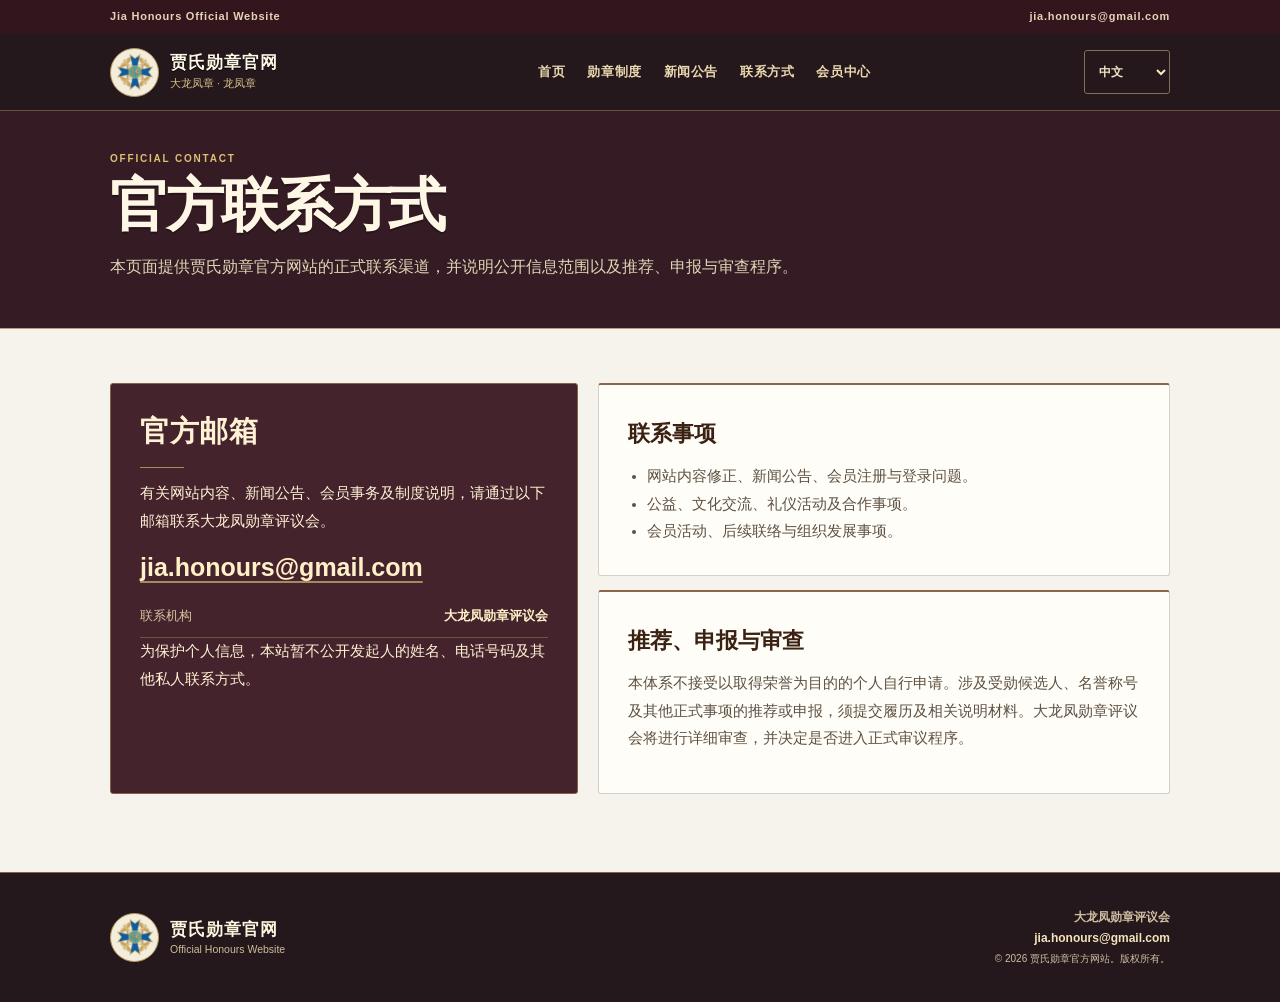
<file: contact.html>
<!doctype html><html lang="zh-CN"><head><meta charset="utf-8"><meta name="viewport" content="width=device-width,initial-scale=1"><meta name="description" content="贾氏勋章官方网站的官方联系渠道、公开信息范围以及推荐与审查说明。"><link rel="canonical" href="https://www.jia-honours.com/contact.html"><meta name="theme-color" content="#2b0910"><link rel="icon" href="assets/crest-small.webp" type="image/webp"><title>官方联系方式｜贾氏勋章官方网站</title><style>
.mobile-nav.open{display:none!important}
@media(max-width:1080px){.navlinks{display:none!important}.menu-btn{display:block!important}.lang,.menu-btn{min-height:44px}.mobile-nav.open{display:block!important}.grid,.footer-grid{grid-template-columns:1fr!important}.footer-meta{text-align:left!important}}
@media(max-width:680px){.lang,.menu-btn{min-height:44px}.mobile-nav a{min-height:44px}.brand-title{overflow:hidden;text-overflow:ellipsis;max-width:100%}#menuBtn{width:44px;min-width:44px;padding:0!important;font-size:0!important}#menuBtn:before{content:"☰";font-size:18px}#menuBtn[aria-expanded="true"]:before{content:"×";font-size:22px}}
:root{--ivory:#f7f0df;--paper:#fffdf7;--paper-deep:#efe0be;--ink:#21170f;--muted:#6d5f4e;--navy:#08233f;--navy-deep:#04172b;--wine:#6d2026;--gold:#b48732;--line:#d7c397;--shadow:0 20px 58px rgba(54,36,14,.09);--serif:ui-serif,"Songti SC","Noto Serif CJK SC","Source Han Serif SC","SimSun",Georgia,serif;--sans:-apple-system,BlinkMacSystemFont,"Segoe UI","Noto Sans CJK SC","Noto Sans SC","Noto Sans JP","PingFang SC",Arial,sans-serif}*{box-sizing:border-box}::selection{background:rgba(180,135,50,.26);color:var(--ink)}html{scroll-behavior:smooth}body{margin:0;color:var(--ink);font-family:var(--serif);line-height:1.78;background:linear-gradient(180deg,#fbf6e9,#f6ecd5 48%,#faf5e8)}body:before{content:"";position:fixed;inset:0;z-index:-1;pointer-events:none;opacity:.2;background-image:radial-gradient(circle at 20% 30%,rgba(91,57,22,.13) 0 .65px,transparent .8px),radial-gradient(circle at 70% 65%,rgba(91,57,22,.09) 0 .55px,transparent .75px);background-size:11px 11px,17px 17px}html[lang="ja"] body{font-family:"Yu Mincho","Hiragino Mincho ProN","Noto Serif JP",var(--serif)}html[lang="en"] body{font-family:Georgia,"Times New Roman",serif}html[lang="en"] p{hyphens:auto}a{color:inherit;text-decoration:none}img{max-width:100%;display:block}h1,h2,h3{text-wrap:balance}.wrap{width:min(1060px,calc(100% - 44px));margin:0 auto}.bar{background:linear-gradient(90deg,#401015,#6d2026,#401015);color:#f4e4bf;font:600 11px/1.4 var(--sans);letter-spacing:.08em}.bar .wrap{min-height:34px;display:flex;align-items:center;justify-content:space-between;gap:20px}.header{position:sticky;top:0;z-index:50;background:rgba(250,245,232,.95);border-bottom:1px solid rgba(183,135,50,.35);backdrop-filter:blur(16px)}.nav{min-height:76px;display:flex;align-items:center;justify-content:space-between;gap:18px}.brand{display:flex;align-items:center;gap:11px;min-width:215px}.mark{width:49px;height:49px;flex:0 0 auto;border:1px solid rgba(180,132,45,.55);border-radius:50%;background:radial-gradient(circle,#fff,#f6e9c9);display:grid;place-items:center}.mark img{width:38px;height:38px;object-fit:contain}.brand-title{display:block;font-size:17px;font-weight:800;letter-spacing:.08em;line-height:1.2}.brand-sub{display:block;margin-top:3px;color:var(--muted);font:500 10.5px var(--sans)}.navlinks{display:flex;align-items:center;gap:18px;font:650 13px var(--sans);color:#554839}.navlinks a{position:relative;padding:11px 0}.navlinks a:after{content:"";position:absolute;left:50%;right:50%;bottom:4px;height:1px;background:var(--gold);transition:.2s}.navlinks a:hover:after,.navlinks a:focus-visible:after{left:0;right:0}.header-actions{display:flex;align-items:center;gap:7px}.lang,.menu-btn{border:1px solid var(--line);border-radius:999px;background:#fffaf0;padding:9px 10px;color:#5d4c39;font:700 12px var(--sans)}.menu-btn{display:none;cursor:pointer}.mobile-nav{display:none;border-top:1px solid rgba(183,135,50,.3);background:#fbf4e5;padding:12px 14px 16px}.mobile-nav.open{display:block}.mobile-nav-grid{display:grid;grid-template-columns:1fr 1fr;gap:8px}.mobile-nav a{border:1px solid rgba(183,135,50,.3);border-radius:10px;background:#fffaf0;padding:10px;text-align:center;font:700 12px var(--sans)}a:focus-visible,button:focus-visible,select:focus-visible{outline:3px solid rgba(180,135,50,.28);outline-offset:3px}.hero{padding:62px 0 48px;border-bottom:1px solid rgba(183,135,50,.3);background:radial-gradient(circle at 82% 0%,rgba(180,135,50,.18),transparent 34%)}.kicker{color:var(--gold);font:850 11px var(--sans);letter-spacing:.23em;text-transform:uppercase}.hero h1{margin:11px 0 14px;font-size:clamp(42px,5vw,58px);line-height:1.08;letter-spacing:-.04em}.hero p{max-width:800px;margin:0;color:#5e5040;font:400 16px/1.9 var(--sans)}.content{padding:54px 0 78px}.grid{display:grid;grid-template-columns:.9fr 1.1fr;gap:20px;align-items:start}.card{border:1px solid var(--line);border-radius:16px;background:rgba(255,253,247,.93);padding:29px;box-shadow:var(--shadow);transition:transform .22s,border-color .22s,box-shadow .22s}.card:hover{transform:translateY(-2px);border-color:rgba(180,135,50,.55);box-shadow:0 24px 64px rgba(54,36,14,.11)}.card+.card{margin-top:14px}.card.accent{background:linear-gradient(150deg,#fffdf7,#f0dba9)}.card h2{margin:0 0 12px;font-size:29px}.card h3{margin:0 0 10px;font-size:22px}.card p,.card li{color:#5e5141;font:400 14.5px/1.9 var(--sans)}.card p{margin:0 0 11px}.card ul{margin:0;padding-left:1.2em}.email{display:inline-block;margin:7px 0 13px;color:var(--navy);font:800 clamp(18px,3vw,25px) var(--sans);word-break:break-all}.detail-row{display:flex;justify-content:space-between;gap:18px;padding:12px 0;border-bottom:1px solid rgba(183,135,50,.24);font:500 13px var(--sans)}.detail-row span{color:#756451}.detail-row b{text-align:right}.updated{display:inline-flex;margin-top:14px;border:1px solid rgba(180,135,50,.3);border-radius:999px;background:#fff7e6;color:#6d511f;padding:6px 10px;font:700 11.5px var(--sans)}.footer{background:var(--navy-deep);color:#f4e6c7;padding:28px 0}.footer-grid{display:grid;grid-template-columns:1fr auto;gap:24px;align-items:center}.footer .brand-title{color:#fff}.footer .brand-sub{color:#d7c7a4}.footer-meta{text-align:right;color:#d6c7a8;font:500 12px/1.8 var(--sans)}.footer-meta a{font-weight:700;color:#f4e6c7}.footer-meta small{display:block;color:#a99c83}@media(max-width:900px){.navlinks{display:none}.menu-btn{display:block}.grid{grid-template-columns:1fr}.footer-grid{grid-template-columns:1fr}.footer-meta{text-align:left}}@media(max-width:680px){.wrap{width:min(100% - 28px,1060px)}.bar .wrap{min-height:30px;justify-content:center}.bar span:first-child{display:none}.nav{min-height:66px;gap:7px}.brand{min-width:0;flex:1;gap:8px}.mark{width:41px;height:41px}.mark img{width:32px;height:32px}.brand-title{font-size:13px;letter-spacing:.03em;white-space:nowrap}.brand-sub{display:none}.header-actions{gap:5px}.lang{max-width:80px;padding:7px 5px;font-size:10.5px}.menu-btn{padding:8px 10px;font-size:11px}.hero{padding:40px 0 33px}.hero h1{font-size:38px}.hero p{font-size:14.5px}.content{padding:34px 0 56px}.card{padding:21px;border-radius:14px}.detail-row{align-items:flex-start}.detail-row b{max-width:62%}}@media(prefers-reduced-motion:reduce){html{scroll-behavior:auto}*,*:before,*:after{transition:none!important}}
</style><link rel="stylesheet" href="assets/roman-imperial.css?v=58"><noscript><style>.nav{flex-wrap:wrap}.navlinks{display:flex!important;flex-wrap:wrap;gap:12px}.header-actions{display:none!important}.header{position:static}</style></noscript><link rel="stylesheet" href="assets/refinement.css?v=20261026-2"></head><body><div class="bar"><div class="wrap"><span>Jia Honours Official Website</span><span>jia.honours@gmail.com</span></div></div><header class="header"><div class="wrap nav"><a class="brand" href="index.html#top"><span class="mark"><img src="assets/crest-small.webp" width="160" height="160" alt=""></span><span><span class="brand-title" data-i18n="brandTitle">贾氏勋章官网</span><span class="brand-sub" data-i18n="brandSub">大龙凤章 · 龙凤章</span></span></a><nav class="navlinks" aria-label="主导航"><a href="index.html#top" data-i18n="navHome">首页</a><a href="index.html#honours" data-i18n="navHonours">勋章制度</a><a href="index.html#news" data-i18n="navNews">新闻公告</a><a href="contact.html" aria-current="page" data-i18n="navContact">联系方式</a><a href="member.html" data-i18n="navMember">会员中心</a></nav><div class="header-actions"><select class="lang" id="langSelect" onchange="setLanguage(this.value)" aria-label="选择语言"><option value="zh">中文</option><option value="ja">日本語</option><option value="en">English</option></select><button class="menu-btn" id="menuBtn" type="button" onclick="toggleMobileNav()" aria-expanded="false" aria-controls="mobileNav" aria-label="菜单" data-i18n="menu">菜单</button></div></div><div class="mobile-nav" id="mobileNav" role="navigation" aria-label="移动端导航" aria-hidden="true"><div class="mobile-nav-grid wrap"><a href="index.html#top" data-i18n="navHome">首页</a><a href="index.html#honours" data-i18n="navHonours">勋章制度</a><a href="index.html#news" data-i18n="navNews">新闻公告</a><a href="contact.html" aria-current="page" data-i18n="navContact">联系方式</a><a href="member.html" data-i18n="navMember">会员中心</a></div></div></header><main><section class="hero"><div class="wrap"><div class="kicker" data-i18n="heroKicker">Official Contact</div><h1 data-i18n="heroTitle">官方联系方式</h1><p data-i18n="heroLead">本页面提供贾氏勋章官方网站的正式联系渠道，并说明公开信息范围以及推荐、申报与审查程序。</p></div></section><section class="content"><div class="wrap"><div class="grid"><article class="card accent"><h2 data-i18n="emailTitle">官方邮箱</h2><p data-i18n="emailLead">有关网站内容、新闻公告、会员事务及制度说明，请通过以下邮箱联系大龙凤勋章评议会。</p><a class="email" href="mailto:jia.honours@gmail.com">jia.honours@gmail.com</a><div class="detail-row"><span data-i18n="officeLabel">联系机构</span><b data-i18n="office">大龙凤勋章评议会</b></div><p data-i18n="emailNote">为保护个人信息，本站暂不公开发起人的姓名、电话号码及其他私人联系方式。</p></article><div><article class="card"><h3 data-i18n="scopeTitle">联系事项</h3><ul><li data-i18n="scope1">网站内容修正、新闻公告、会员注册与登录问题。</li><li data-i18n="scope2">公益、文化交流、礼仪活动及合作事项。</li><li data-i18n="scope3">会员活动、后续联络与组织发展事项。</li></ul></article><article class="card"><h3 data-i18n="reviewTitle">推荐、申报与审查</h3><p data-i18n="reviewText">本体系不接受以取得荣誉为目的的个人自行申请。涉及受勋候选人、名誉称号及其他正式事项的推荐或申报，须提交履历及相关说明材料。大龙凤勋章评议会将进行详细审查，并决定是否进入正式审议程序。</p></article></div></div></div></section></main><footer class="footer"><div class="wrap footer-grid"><a class="brand" href="index.html#top"><span class="mark"><img src="assets/crest-small.webp" width="160" height="160" alt=""></span><span><span class="brand-title" data-i18n="brandTitle">贾氏勋章官网</span><span class="brand-sub">Official Honours Website</span></span></a><div class="footer-meta"><strong data-i18n="footerOffice">大龙凤勋章评议会</strong><br><a href="mailto:jia.honours@gmail.com">jia.honours@gmail.com</a><small data-i18n="footerCopyright">© 2026 贾氏勋章官方网站。版权所有。</small></div></div></footer><script>
const I18N = {
  "zh": {
    "brandTitle": "贾氏勋章官网",
    "brandSub": "大龙凤章 · 龙凤章",
    "navHome": "首页",
    "navHonours": "勋章制度",
    "navNews": "新闻公告",
    "navContact": "联系方式",
    "navMember": "会员中心",
    "footerOffice": "大龙凤勋章评议会",
    "footerCopyright": "© 2026 贾氏勋章官方网站。版权所有。",
    "menu": "菜单",
    "closeMenu": "关闭菜单",
    "pageTitle": "官方联系方式｜贾氏勋章官方网站",
    "heroKicker": "Official Contact",
    "heroTitle": "官方联系方式",
    "heroLead": "本页面提供贾氏勋章官方网站的正式联系渠道，并说明公开信息范围以及推荐、申报与审查程序。",
    "emailTitle": "官方邮箱",
    "emailLead": "有关网站内容、新闻公告、会员事务及制度说明，请通过以下邮箱联系大龙凤勋章评议会。",
    "emailNote": "为保护个人信息，本站暂不公开发起人的姓名、电话号码及其他私人联系方式。",
    "officeLabel": "联系机构",
    "office": "大龙凤勋章评议会",
    "scopeTitle": "联系事项",
    "scope1": "网站内容修正、新闻公告、会员注册与登录问题。",
    "scope2": "公益、文化交流、礼仪活动及合作事项。",
    "scope3": "会员活动、后续联络与组织发展事项。",
    "reviewTitle": "推荐、申报与审查",
    "reviewText": "本体系不接受以取得荣誉为目的的个人自行申请。涉及受勋候选人、名誉称号及其他正式事项的推荐或申报，须提交履历及相关说明材料。大龙凤勋章评议会将进行详细审查，并决定是否进入正式审议程序。",
    "languageLabel": "选择语言",
    "primaryNavigation": "主导航",
    "mobileNavigation": "移动端导航"
  },
  "ja": {
    "brandTitle": "賈氏勲章公式サイト",
    "brandSub": "大龍鳳章・龍鳳章",
    "navHome": "トップ",
    "navHonours": "勲章制度",
    "navNews": "ニュース・お知らせ",
    "navContact": "お問い合わせ",
    "navMember": "会員ページ",
    "footerOffice": "大龍鳳章評議会",
    "footerCopyright": "© 2026 賈氏勲章公式サイト. All rights reserved.",
    "menu": "メニュー",
    "closeMenu": "メニューを閉じる",
    "pageTitle": "お問い合わせ｜賈氏勲章公式サイト",
    "heroKicker": "Official Contact",
    "heroTitle": "お問い合わせ",
    "heroLead": "賈氏勲章公式サイトの公式連絡先、公開情報の範囲、推薦・申出と審査の手続をご案内します。",
    "emailTitle": "公式メールアドレス",
    "emailLead": "サイトの内容、ニュース、会員に関する事項、制度の説明については、下記メールアドレス宛てに大龍鳳章評議会へお問い合わせください。",
    "emailNote": "個人情報の保護のため、発起人の氏名、電話番号、その他の個人的な連絡先は公開していません。",
    "officeLabel": "連絡窓口",
    "office": "大龍鳳章評議会",
    "scopeTitle": "お問い合わせの内容",
    "scope1": "サイト内容の修正、ニュース・お知らせ、会員登録・ログインに関する事項。",
    "scope2": "公益活動、文化交流、儀礼行事、協力に関する事項。",
    "scope3": "会員活動、今後の連絡、組織運営に関する事項。",
    "reviewTitle": "推薦・申出と審査",
    "reviewText": "栄誉の取得を目的とする本人からの申請は受け付けていません。授与候補者、名誉称号その他の正式な事項に関する推薦または申出には、略歴書および関係資料の提出が必要です。大龍鳳章評議会が内容を詳しく審査し、正式な審議に付すかどうかを決定します。",
    "languageLabel": "言語を選択",
    "primaryNavigation": "メインナビゲーション",
    "mobileNavigation": "モバイルナビゲーション"
  },
  "en": {
    "brandTitle": "Jia Honours",
    "brandSub": "Order of the Great Dragon and Phoenix · Medal of the Dragon and Phoenix",
    "navHome": "Home",
    "navHonours": "Honours",
    "navNews": "News & Notices",
    "navContact": "Official Contact",
    "navMember": "Member Area",
    "footerOffice": "Council of the Order of the Great Dragon and Phoenix",
    "footerCopyright": "© 2026 Jia Honours Official Website. All rights reserved.",
    "menu": "Menu",
    "closeMenu": "Close menu",
    "pageTitle": "Official Contact | Jia Honours",
    "heroKicker": "Official Contact",
    "heroTitle": "Official Contact",
    "heroLead": "This page provides the official contact channel and explains the scope of public information and the procedures for nominations, submissions and review.",
    "emailTitle": "Official Email",
    "emailLead": "Questions concerning the website, official notices, membership or the honours system may be directed to the Council through the email address below.",
    "emailNote": "To protect personal information, the founder’s name, telephone number and other personal contact details are not published.",
    "officeLabel": "Contact Office",
    "office": "Council of the Order of the Great Dragon and Phoenix",
    "scopeTitle": "Enquiries",
    "scope1": "Website corrections, news and notices, registration and login issues.",
    "scope2": "Public-service activities, cultural exchange, ceremonial events and cooperation.",
    "scope3": "Member activities, future communications and organisational development.",
    "reviewTitle": "Nominations, Submissions and Review",
    "reviewText": "Applications made by individuals to obtain an honour for themselves are not accepted. Formal nominations or submissions concerning prospective recipients, honorary titles or related matters must include a curriculum vitae and supporting information. The Council will conduct a detailed review and determine whether the matter should proceed to formal consideration.",
    "languageLabel": "Choose language",
    "primaryNavigation": "Main navigation",
    "mobileNavigation": "Mobile navigation"
  }
};
const DESCRIPTIONS = {
  "zh": "贾氏勋章官方网站的官方联系渠道、公开信息范围以及推荐与审查说明。",
  "ja": "賈氏勲章公式サイトの公式連絡先、公開情報の範囲、推薦・申出と審査の手続をご案内します。",
  "en": "Official contact details for Jia Honours, including the scope of public information and procedures for nominations, submissions and review."
};

let CURRENT_LANG = 'zh';

function setLanguage(lang) {
  CURRENT_LANG = Object.prototype.hasOwnProperty.call(I18N, lang) ? lang : 'zh';
  const pack = I18N[CURRENT_LANG];
  document.documentElement.lang = CURRENT_LANG === 'zh' ? 'zh-CN' : CURRENT_LANG;
  document.title = pack.pageTitle;
  const meta = document.querySelector('meta[name="description"]');
  if (meta) meta.setAttribute('content', DESCRIPTIONS[CURRENT_LANG]);
  document.querySelectorAll('[data-i18n]').forEach(el => {
    const key = el.dataset.i18n;
    if (Object.prototype.hasOwnProperty.call(pack, key)) el.textContent = pack[key];
  });
  const select = document.getElementById('langSelect');
  select.value = CURRENT_LANG;
  select.setAttribute('aria-label', pack.languageLabel);
  document.querySelector('.navlinks').setAttribute('aria-label', pack.primaryNavigation);
  document.getElementById('mobileNav').setAttribute('aria-label', pack.mobileNavigation);
  try { localStorage.setItem('jia_site_lang', CURRENT_LANG); } catch (e) {}
  updateMenuState();
}

function updateMenuState() {
  const panel = document.getElementById('mobileNav');
  const btn = document.getElementById('menuBtn');
  const open = panel.classList.contains('open');
  const label = open ? I18N[CURRENT_LANG].closeMenu : I18N[CURRENT_LANG].menu;
  btn.setAttribute('aria-expanded', String(open));
  btn.setAttribute('aria-label', label);
  panel.setAttribute('aria-hidden', String(!open));
  btn.textContent = label;
}

function toggleMobileNav(force) {
  const panel = document.getElementById('mobileNav');
  const open = typeof force === 'boolean' ? force : !panel.classList.contains('open');
  panel.classList.toggle('open', open);
  updateMenuState();
}

document.querySelectorAll('#mobileNav a').forEach(a => {
  a.addEventListener('click', () => toggleMobileNav(false));
});
document.addEventListener('keydown', event => {
  if (event.key === 'Escape' && document.getElementById('mobileNav').classList.contains('open')) {
    toggleMobileNav(false);
    document.getElementById('menuBtn').focus();
  }
});
window.addEventListener('resize', () => {
  if (window.innerWidth <= 1080) return;
  const panel = document.getElementById('mobileNav');
  const active = document.activeElement;
  const focusedHref = panel.contains(active) ? active.getAttribute('href') : null;
  toggleMobileNav(false);
  if (focusedHref) {
    const link = Array.from(document.querySelectorAll('.navlinks a')).find(a => a.getAttribute('href') === focusedHref);
    if (link) link.focus();
  }
});
let initial = 'zh';
try { initial = localStorage.getItem('jia_site_lang') || 'zh'; } catch (e) {}
setLanguage(initial);
</script></body></html>
</file>
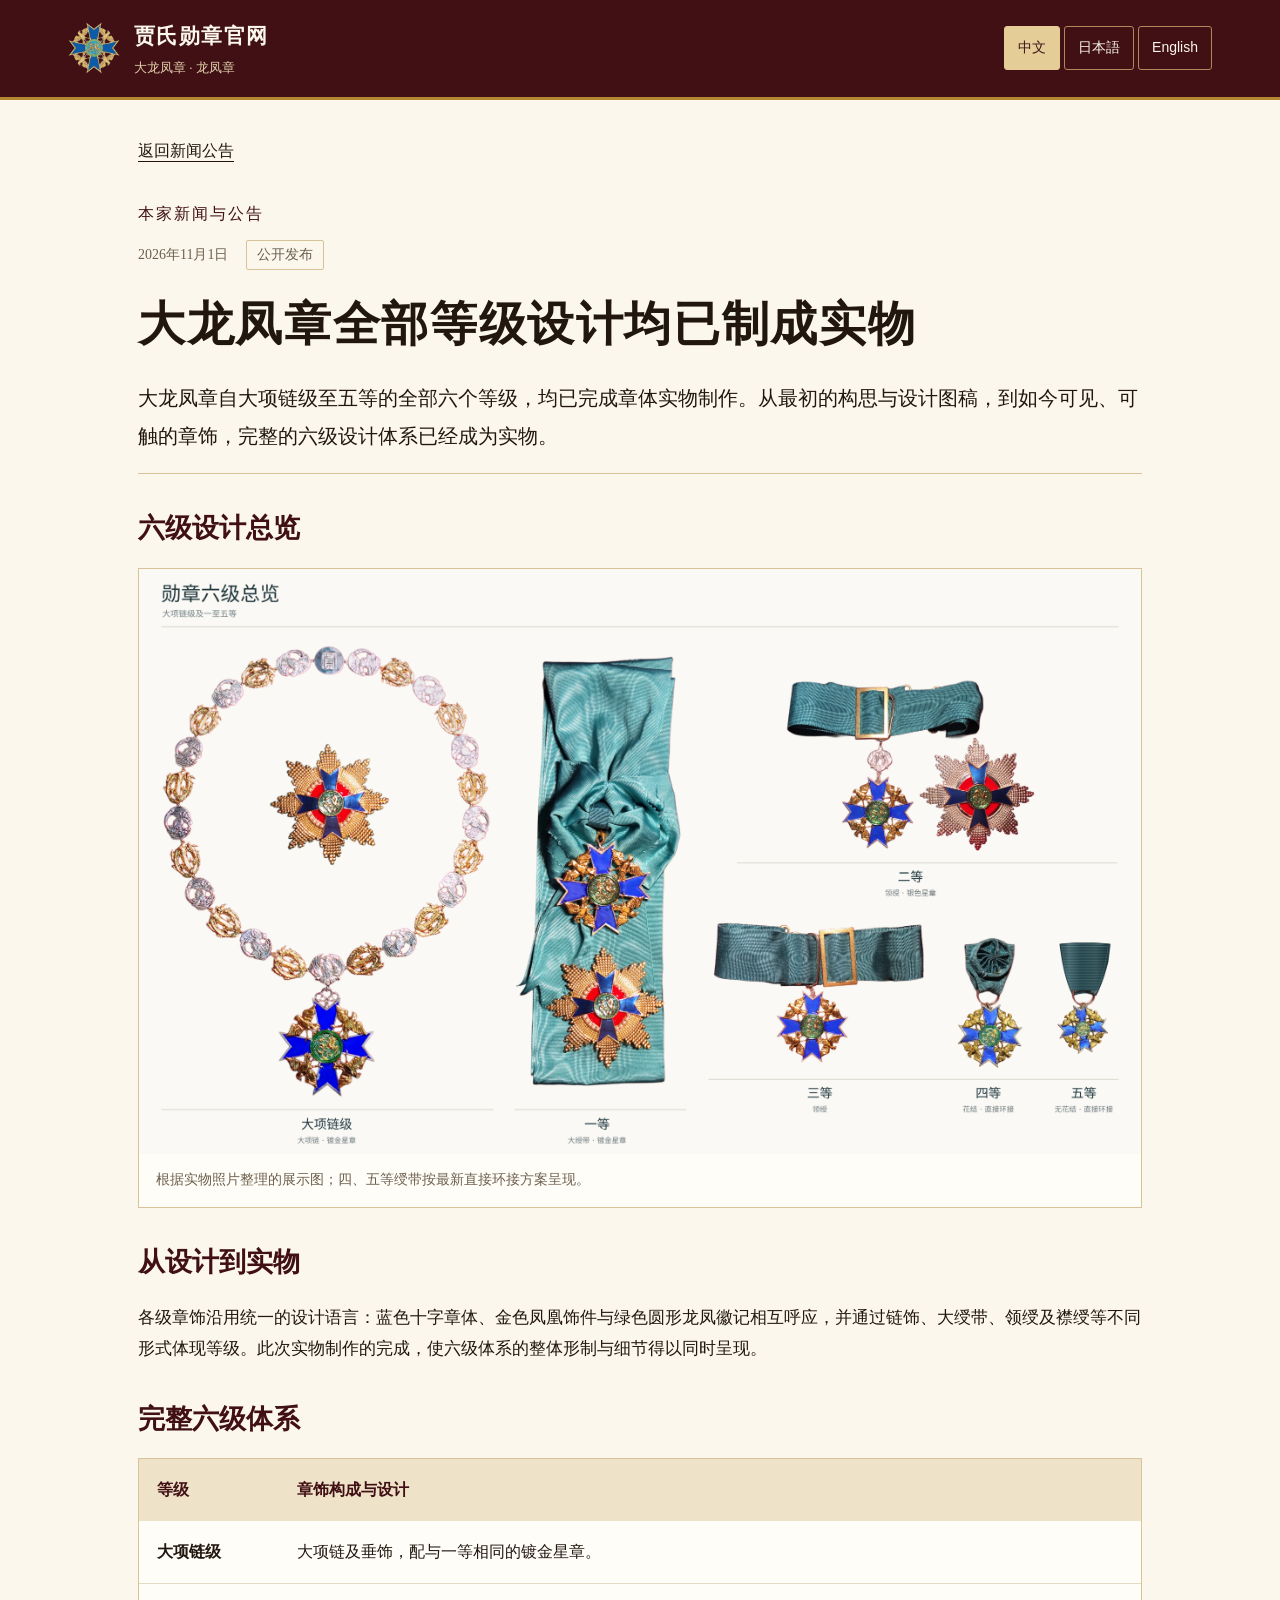
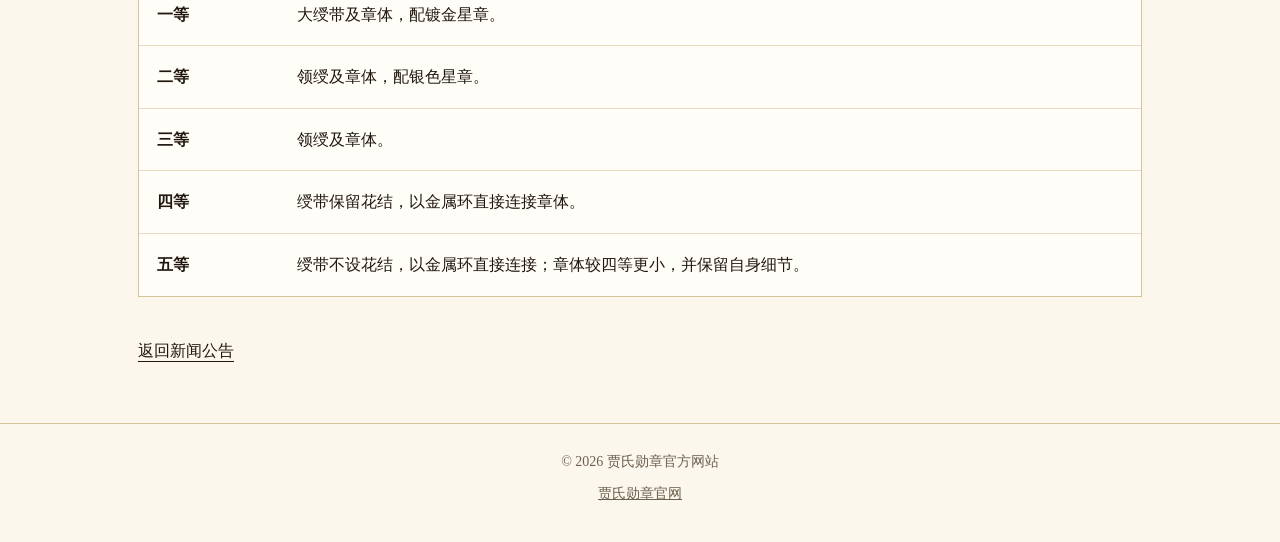
<file: news-six-grades-20261101.html>
<!doctype html>
<html lang="zh-CN"><head>
<meta charset="utf-8"><meta name="viewport" content="width=device-width, initial-scale=1">
<title>大龙凤章全部等级设计均已制成实物｜贾氏勋章官方网站</title>
<meta name="description" content="大龙凤章大项链级及一等至五等的章体均已完成实物制作，现公布六级设计总览。"><meta name="theme-color" content="#401015">
<link rel="canonical" href="https://www.jia-honours.com/news-six-grades-20261101.html"><link rel="alternate" hreflang="zh-CN" href="https://www.jia-honours.com/news-six-grades-20261101.html?lang=zh"><link rel="alternate" hreflang="ja" href="https://www.jia-honours.com/news-six-grades-20261101.html?lang=ja"><link rel="alternate" hreflang="en" href="https://www.jia-honours.com/news-six-grades-20261101.html?lang=en"><link rel="alternate" hreflang="x-default" href="https://www.jia-honours.com/news-six-grades-20261101.html">
<meta property="og:type" content="article"><meta property="og:title" content="大龙凤章全部等级设计均已制成实物"><meta property="og:description" content="大龙凤章大项链级及一等至五等的章体均已完成实物制作，现公布六级设计总览。"><meta property="og:url" content="https://www.jia-honours.com/news-six-grades-20261101.html"><meta property="og:image" content="https://www.jia-honours.com/assets/news/20261101-overview.webp">
<link rel="icon" href="assets/crest-small.webp" type="image/webp"><link rel="stylesheet" href="assets/medal-news.css?v=20261101-1">
<script type="application/ld+json" id="articleStructuredData">{"@context":"https://schema.org","@type":"NewsArticle","headline":"大龙凤章全部等级设计均已制成实物","description":"大龙凤章大项链级及一等至五等的章体均已完成实物制作，现公布六级设计总览。","datePublished":"2026-11-01","dateModified":"2026-11-02","inLanguage":"zh-CN","image":["https://www.jia-honours.com/assets/news/20261101-overview.webp"],"publisher":{"@type":"Organization","name":"贾氏勋章官方网站","url":"https://www.jia-honours.com/"},"mainEntityOfPage":"https://www.jia-honours.com/news-six-grades-20261101.html"}</script>
<script src="assets/medal-news.js?v=20261102-1" defer></script>
</head><body class="medal-article-page">
<header class="article-site-header"><div class="article-header-inner"><a class="article-brand" href="index.html?lang=zh" data-home-link><img src="assets/crest-small.webp" width="52" height="52" alt="" aria-hidden="true"><span><b data-copy="site">贾氏勋章官网</b><small data-copy="brandSub">大龙凤章 · 龙凤章</small></span></a><nav class="article-language" aria-label="Language"><a href="?lang=zh" data-language="zh" lang="zh-CN" aria-current="true">中文</a><a href="?lang=ja" data-language="ja" lang="ja">日本語</a><a href="?lang=en" data-language="en" lang="en">English</a></nav></div></header>
<main class="article-wrap"><a class="article-back" href="index.html?lang=zh#news" data-news-link data-copy="back">返回新闻公告</a>
<article><header class="article-heading"><p class="article-kicker" data-copy="news">本家新闻与公告</p><div class="article-meta"><time datetime="2026-11-01" data-copy="date">2026年11月1日</time><span data-copy="public">公开发布</span></div><h1 data-copy="title">大龙凤章全部等级设计均已制成实物</h1><p class="article-lead" data-copy="lead">大龙凤章自大项链级至五等的全部六个等级，均已完成章体实物制作。从最初的构思与设计图稿，到如今可见、可触的章饰，完整的六级设计体系已经成为实物。</p></header>
<section aria-labelledby="overview-heading"><h2 id="overview-heading" data-copy="overviewTitle">六级设计总览</h2><figure class="article-overview"><a href="assets/news/20261101-overview.webp" target="_blank" rel="noopener" data-overview-link aria-label="查看预览图"><img src="assets/news/20261101-overview.webp" width="4600" height="2687" fetchpriority="high" decoding="async" data-copy-alt="overviewAlt" alt="大龙凤章大项链级及一等至五等的六级整体展示图"></a><figcaption data-copy="overviewCaption">根据实物照片整理的展示图；四、五等绶带按最新直接环接方案呈现。</figcaption></figure></section>
<section aria-labelledby="design-heading"><h2 id="design-heading" data-copy="designTitle">从设计到实物</h2><p data-copy="design">各级章饰沿用统一的设计语言：蓝色十字章体、金色凤凰饰件与绿色圆形龙凤徽记相互呼应，并通过链饰、大绶带、领绶及襟绶等不同形式体现等级。此次实物制作的完成，使六级体系的整体形制与细节得以同时呈现。</p></section>
<section aria-labelledby="grades-heading"><h2 id="grades-heading" data-copy="gradesTitle">完整六级体系</h2><div class="article-table-wrap"><table><thead><tr><th scope="col" data-copy="gradeHead">等级</th><th scope="col" data-copy="detailsHead">章饰构成与设计</th></tr></thead><tbody id="articleGradeRows"><tr><th scope="row">大项链级</th><td>大项链及垂饰，配与一等相同的镀金星章。</td></tr><tr><th scope="row">一等</th><td>大绶带及章体，配镀金星章。</td></tr><tr><th scope="row">二等</th><td>领绶及章体，配银色星章。</td></tr><tr><th scope="row">三等</th><td>领绶及章体。</td></tr><tr><th scope="row">四等</th><td>绶带保留花结，以金属环直接连接章体。</td></tr><tr><th scope="row">五等</th><td>绶带不设花结，以金属环直接连接；章体较四等更小，并保留自身细节。</td></tr></tbody></table></div></section>

</article><a class="article-bottom-back" href="index.html?lang=zh#news" data-news-link data-copy="back">返回新闻公告</a></main>
<footer class="article-footer"><p data-copy="footer">© 2026 贾氏勋章官方网站</p><a href="index.html?lang=zh" data-home-link data-copy="site">贾氏勋章官网</a></footer>
</body></html>
</file>
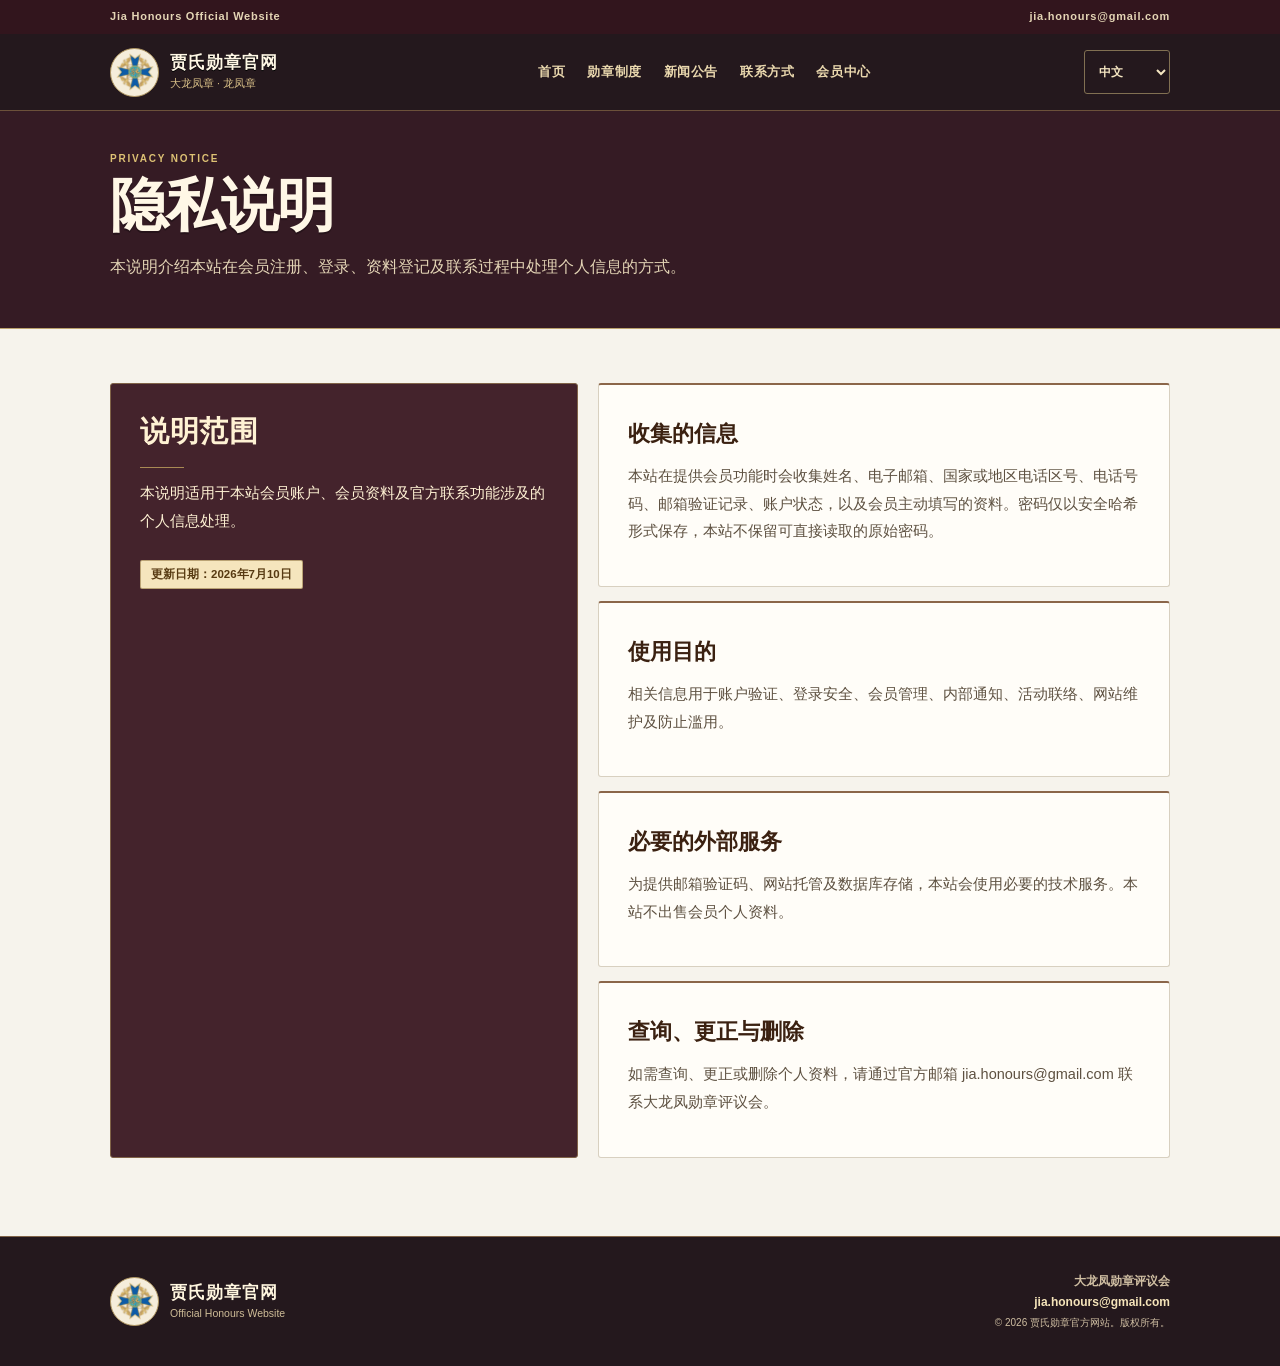
<file: privacy.html>
<!doctype html><html lang="zh-CN"><head><meta charset="utf-8"><meta name="viewport" content="width=device-width,initial-scale=1"><meta name="description" content="贾氏勋章官方网站有关会员注册、登录、资料登记及联系过程中的隐私说明。"><link rel="canonical" href="https://www.jia-honours.com/privacy.html"><meta name="theme-color" content="#2b0910"><link rel="icon" href="assets/crest-small.webp" type="image/webp"><title>隐私说明｜贾氏勋章官方网站</title><style>
.mobile-nav.open{display:none!important}
@media(max-width:1080px){.navlinks{display:none!important}.menu-btn{display:block!important}.lang,.menu-btn{min-height:44px}.mobile-nav.open{display:block!important}.grid,.footer-grid{grid-template-columns:1fr!important}.footer-meta{text-align:left!important}}
@media(max-width:680px){.lang,.menu-btn{min-height:44px}.mobile-nav a{min-height:44px}.brand-title{overflow:hidden;text-overflow:ellipsis;max-width:100%}#menuBtn{width:44px;min-width:44px;padding:0!important;font-size:0!important}#menuBtn:before{content:"☰";font-size:18px}#menuBtn[aria-expanded="true"]:before{content:"×";font-size:22px}}
:root{--ivory:#f7f0df;--paper:#fffdf7;--paper-deep:#efe0be;--ink:#21170f;--muted:#6d5f4e;--navy:#08233f;--navy-deep:#04172b;--wine:#6d2026;--gold:#b48732;--line:#d7c397;--shadow:0 20px 58px rgba(54,36,14,.09);--serif:ui-serif,"Songti SC","Noto Serif CJK SC","Source Han Serif SC","SimSun",Georgia,serif;--sans:-apple-system,BlinkMacSystemFont,"Segoe UI","Noto Sans CJK SC","Noto Sans SC","Noto Sans JP","PingFang SC",Arial,sans-serif}*{box-sizing:border-box}::selection{background:rgba(180,135,50,.26);color:var(--ink)}html{scroll-behavior:smooth}body{margin:0;color:var(--ink);font-family:var(--serif);line-height:1.78;background:linear-gradient(180deg,#fbf6e9,#f6ecd5 48%,#faf5e8)}body:before{content:"";position:fixed;inset:0;z-index:-1;pointer-events:none;opacity:.2;background-image:radial-gradient(circle at 20% 30%,rgba(91,57,22,.13) 0 .65px,transparent .8px),radial-gradient(circle at 70% 65%,rgba(91,57,22,.09) 0 .55px,transparent .75px);background-size:11px 11px,17px 17px}html[lang="ja"] body{font-family:"Yu Mincho","Hiragino Mincho ProN","Noto Serif JP",var(--serif)}html[lang="en"] body{font-family:Georgia,"Times New Roman",serif}html[lang="en"] p{hyphens:auto}a{color:inherit;text-decoration:none}img{max-width:100%;display:block}h1,h2,h3{text-wrap:balance}.wrap{width:min(1060px,calc(100% - 44px));margin:0 auto}.bar{background:linear-gradient(90deg,#401015,#6d2026,#401015);color:#f4e4bf;font:600 11px/1.4 var(--sans);letter-spacing:.08em}.bar .wrap{min-height:34px;display:flex;align-items:center;justify-content:space-between;gap:20px}.header{position:sticky;top:0;z-index:50;background:rgba(250,245,232,.95);border-bottom:1px solid rgba(183,135,50,.35);backdrop-filter:blur(16px)}.nav{min-height:76px;display:flex;align-items:center;justify-content:space-between;gap:18px}.brand{display:flex;align-items:center;gap:11px;min-width:215px}.mark{width:49px;height:49px;flex:0 0 auto;border:1px solid rgba(180,132,45,.55);border-radius:50%;background:radial-gradient(circle,#fff,#f6e9c9);display:grid;place-items:center}.mark img{width:38px;height:38px;object-fit:contain}.brand-title{display:block;font-size:17px;font-weight:800;letter-spacing:.08em;line-height:1.2}.brand-sub{display:block;margin-top:3px;color:var(--muted);font:500 10.5px var(--sans)}.navlinks{display:flex;align-items:center;gap:18px;font:650 13px var(--sans);color:#554839}.navlinks a{position:relative;padding:11px 0}.navlinks a:after{content:"";position:absolute;left:50%;right:50%;bottom:4px;height:1px;background:var(--gold);transition:.2s}.navlinks a:hover:after,.navlinks a:focus-visible:after{left:0;right:0}.header-actions{display:flex;align-items:center;gap:7px}.lang,.menu-btn{border:1px solid var(--line);border-radius:999px;background:#fffaf0;padding:9px 10px;color:#5d4c39;font:700 12px var(--sans)}.menu-btn{display:none;cursor:pointer}.mobile-nav{display:none;border-top:1px solid rgba(183,135,50,.3);background:#fbf4e5;padding:12px 14px 16px}.mobile-nav.open{display:block}.mobile-nav-grid{display:grid;grid-template-columns:1fr 1fr;gap:8px}.mobile-nav a{border:1px solid rgba(183,135,50,.3);border-radius:10px;background:#fffaf0;padding:10px;text-align:center;font:700 12px var(--sans)}a:focus-visible,button:focus-visible,select:focus-visible{outline:3px solid rgba(180,135,50,.28);outline-offset:3px}.hero{padding:62px 0 48px;border-bottom:1px solid rgba(183,135,50,.3);background:radial-gradient(circle at 82% 0%,rgba(180,135,50,.18),transparent 34%)}.kicker{color:var(--gold);font:850 11px var(--sans);letter-spacing:.23em;text-transform:uppercase}.hero h1{margin:11px 0 14px;font-size:clamp(42px,5vw,58px);line-height:1.08;letter-spacing:-.04em}.hero p{max-width:800px;margin:0;color:#5e5040;font:400 16px/1.9 var(--sans)}.content{padding:54px 0 78px}.grid{display:grid;grid-template-columns:.9fr 1.1fr;gap:20px;align-items:start}.card{border:1px solid var(--line);border-radius:16px;background:rgba(255,253,247,.93);padding:29px;box-shadow:var(--shadow);transition:transform .22s,border-color .22s,box-shadow .22s}.card:hover{transform:translateY(-2px);border-color:rgba(180,135,50,.55);box-shadow:0 24px 64px rgba(54,36,14,.11)}.card+.card{margin-top:14px}.card.accent{background:linear-gradient(150deg,#fffdf7,#f0dba9)}.card h2{margin:0 0 12px;font-size:29px}.card h3{margin:0 0 10px;font-size:22px}.card p,.card li{color:#5e5141;font:400 14.5px/1.9 var(--sans)}.card p{margin:0 0 11px}.card ul{margin:0;padding-left:1.2em}.email{display:inline-block;margin:7px 0 13px;color:var(--navy);font:800 clamp(18px,3vw,25px) var(--sans);word-break:break-all}.detail-row{display:flex;justify-content:space-between;gap:18px;padding:12px 0;border-bottom:1px solid rgba(183,135,50,.24);font:500 13px var(--sans)}.detail-row span{color:#756451}.detail-row b{text-align:right}.updated{display:inline-flex;margin-top:14px;border:1px solid rgba(180,135,50,.3);border-radius:999px;background:#fff7e6;color:#6d511f;padding:6px 10px;font:700 11.5px var(--sans)}.footer{background:var(--navy-deep);color:#f4e6c7;padding:28px 0}.footer-grid{display:grid;grid-template-columns:1fr auto;gap:24px;align-items:center}.footer .brand-title{color:#fff}.footer .brand-sub{color:#d7c7a4}.footer-meta{text-align:right;color:#d6c7a8;font:500 12px/1.8 var(--sans)}.footer-meta a{font-weight:700;color:#f4e6c7}.footer-meta small{display:block;color:#a99c83}@media(max-width:900px){.navlinks{display:none}.menu-btn{display:block}.grid{grid-template-columns:1fr}.footer-grid{grid-template-columns:1fr}.footer-meta{text-align:left}}@media(max-width:680px){.wrap{width:min(100% - 28px,1060px)}.bar .wrap{min-height:30px;justify-content:center}.bar span:first-child{display:none}.nav{min-height:66px;gap:7px}.brand{min-width:0;flex:1;gap:8px}.mark{width:41px;height:41px}.mark img{width:32px;height:32px}.brand-title{font-size:13px;letter-spacing:.03em;white-space:nowrap}.brand-sub{display:none}.header-actions{gap:5px}.lang{max-width:80px;padding:7px 5px;font-size:10.5px}.menu-btn{padding:8px 10px;font-size:11px}.hero{padding:40px 0 33px}.hero h1{font-size:38px}.hero p{font-size:14.5px}.content{padding:34px 0 56px}.card{padding:21px;border-radius:14px}.detail-row{align-items:flex-start}.detail-row b{max-width:62%}}@media(prefers-reduced-motion:reduce){html{scroll-behavior:auto}*,*:before,*:after{transition:none!important}}
</style><link rel="stylesheet" href="assets/roman-imperial.css?v=58"><noscript><style>.nav{flex-wrap:wrap}.navlinks{display:flex!important;flex-wrap:wrap;gap:12px}.header-actions{display:none!important}.header{position:static}</style></noscript><link rel="stylesheet" href="assets/refinement.css?v=20261026-2"></head><body><div class="bar"><div class="wrap"><span>Jia Honours Official Website</span><span>jia.honours@gmail.com</span></div></div><header class="header"><div class="wrap nav"><a class="brand" href="index.html#top"><span class="mark"><img src="assets/crest-small.webp" width="160" height="160" alt=""></span><span><span class="brand-title" data-i18n="brandTitle">贾氏勋章官网</span><span class="brand-sub" data-i18n="brandSub">大龙凤章 · 龙凤章</span></span></a><nav class="navlinks" aria-label="主导航"><a href="index.html#top" data-i18n="navHome">首页</a><a href="index.html#honours" data-i18n="navHonours">勋章制度</a><a href="index.html#news" data-i18n="navNews">新闻公告</a><a href="contact.html" data-i18n="navContact">联系方式</a><a href="member.html" data-i18n="navMember">会员中心</a></nav><div class="header-actions"><select class="lang" id="langSelect" onchange="setLanguage(this.value)" aria-label="选择语言"><option value="zh">中文</option><option value="ja">日本語</option><option value="en">English</option></select><button class="menu-btn" id="menuBtn" type="button" onclick="toggleMobileNav()" aria-expanded="false" aria-controls="mobileNav" aria-label="菜单" data-i18n="menu">菜单</button></div></div><div class="mobile-nav" id="mobileNav" role="navigation" aria-label="移动端导航" aria-hidden="true"><div class="mobile-nav-grid wrap"><a href="index.html#top" data-i18n="navHome">首页</a><a href="index.html#honours" data-i18n="navHonours">勋章制度</a><a href="index.html#news" data-i18n="navNews">新闻公告</a><a href="contact.html" data-i18n="navContact">联系方式</a><a href="member.html" data-i18n="navMember">会员中心</a></div></div></header><main><section class="hero"><div class="wrap"><div class="kicker" data-i18n="heroKicker">Privacy Notice</div><h1 data-i18n="heroTitle">隐私说明</h1><p data-i18n="heroLead">本说明介绍本站在会员注册、登录、资料登记及联系过程中处理个人信息的方式。</p></div></section><section class="content"><div class="wrap"><div class="grid"><article class="card accent"><h2 data-i18n="scopeTitle">说明范围</h2><p data-i18n="scopeText">本说明适用于本站会员账户、会员资料及官方联系功能涉及的个人信息处理。</p><span class="updated" data-i18n="updated">更新日期：2026年7月10日</span></article><div><article class="card"><h3 data-i18n="collectTitle">收集的信息</h3><p data-i18n="collectText">本站在提供会员功能时会收集姓名、电子邮箱、国家或地区电话区号、电话号码、邮箱验证记录、账户状态，以及会员主动填写的资料。密码仅以安全哈希形式保存，本站不保留可直接读取的原始密码。</p></article><article class="card"><h3 data-i18n="useTitle">使用目的</h3><p data-i18n="useText">相关信息用于账户验证、登录安全、会员管理、内部通知、活动联络、网站维护及防止滥用。</p></article><article class="card"><h3 data-i18n="serviceTitle">必要的外部服务</h3><p data-i18n="serviceText">为提供邮箱验证码、网站托管及数据库存储，本站会使用必要的技术服务。本站不出售会员个人资料。</p></article><article class="card"><h3 data-i18n="rightsTitle">查询、更正与删除</h3><p data-i18n="rightsText">如需查询、更正或删除个人资料，请通过官方邮箱 jia.honours@gmail.com 联系大龙凤勋章评议会。</p></article></div></div></div></section></main><footer class="footer"><div class="wrap footer-grid"><a class="brand" href="index.html#top"><span class="mark"><img src="assets/crest-small.webp" width="160" height="160" alt=""></span><span><span class="brand-title" data-i18n="brandTitle">贾氏勋章官网</span><span class="brand-sub">Official Honours Website</span></span></a><div class="footer-meta"><strong data-i18n="footerOffice">大龙凤勋章评议会</strong><br><a href="mailto:jia.honours@gmail.com">jia.honours@gmail.com</a><small data-i18n="footerCopyright">© 2026 贾氏勋章官方网站。版权所有。</small></div></div></footer><script>
const I18N = {
  "zh": {
    "brandTitle": "贾氏勋章官网",
    "brandSub": "大龙凤章 · 龙凤章",
    "navHome": "首页",
    "navHonours": "勋章制度",
    "navNews": "新闻公告",
    "navContact": "联系方式",
    "navMember": "会员中心",
    "footerOffice": "大龙凤勋章评议会",
    "footerCopyright": "© 2026 贾氏勋章官方网站。版权所有。",
    "menu": "菜单",
    "closeMenu": "关闭菜单",
    "pageTitle": "隐私说明｜贾氏勋章官方网站",
    "heroKicker": "Privacy Notice",
    "heroTitle": "隐私说明",
    "heroLead": "本说明介绍本站在会员注册、登录、资料登记及联系过程中处理个人信息的方式。",
    "scopeTitle": "说明范围",
    "scopeText": "本说明适用于本站会员账户、会员资料及官方联系功能涉及的个人信息处理。",
    "updated": "更新日期：2026年7月10日",
    "collectTitle": "收集的信息",
    "collectText": "本站在提供会员功能时会收集姓名、电子邮箱、国家或地区电话区号、电话号码、邮箱验证记录、账户状态，以及会员主动填写的资料。密码仅以安全哈希形式保存，本站不保留可直接读取的原始密码。",
    "useTitle": "使用目的",
    "useText": "相关信息用于账户验证、登录安全、会员管理、内部通知、活动联络、网站维护及防止滥用。",
    "serviceTitle": "必要的外部服务",
    "serviceText": "为提供邮箱验证码、网站托管及数据库存储，本站会使用必要的技术服务。本站不出售会员个人资料。",
    "rightsTitle": "查询、更正与删除",
    "rightsText": "如需查询、更正或删除个人资料，请通过官方邮箱 jia.honours@gmail.com 联系大龙凤勋章评议会。",
    "languageLabel": "选择语言",
    "primaryNavigation": "主导航",
    "mobileNavigation": "移动端导航"
  },
  "ja": {
    "brandTitle": "賈氏勲章公式サイト",
    "brandSub": "大龍鳳章・龍鳳章",
    "navHome": "トップ",
    "navHonours": "勲章制度",
    "navNews": "ニュース・お知らせ",
    "navContact": "お問い合わせ",
    "navMember": "会員ページ",
    "footerOffice": "大龍鳳章評議会",
    "footerCopyright": "© 2026 賈氏勲章公式サイト. All rights reserved.",
    "menu": "メニュー",
    "closeMenu": "メニューを閉じる",
    "pageTitle": "個人情報の取扱い｜賈氏勲章公式サイト",
    "heroKicker": "Privacy Notice",
    "heroTitle": "個人情報の取扱い",
    "heroLead": "会員登録、ログイン、会員情報の登録、お問い合わせに際して、本サイトが個人情報をどのように取り扱うかをご案内します。",
    "scopeTitle": "適用範囲",
    "scopeText": "この説明は、会員アカウント、会員情報、お問い合わせ機能における個人情報の取扱いを対象とします。",
    "updated": "更新日：2026年7月10日",
    "collectTitle": "取得する情報",
    "collectText": "会員機能の提供にあたり、氏名、メールアドレス、国・地域の国番号、電話番号、メール認証の記録、アカウントの状態、会員が入力した情報を取得します。パスワードは安全なハッシュ形式でのみ保存し、平文では保存しません。",
    "useTitle": "利用目的",
    "useText": "取得した情報は、アカウントの確認、ログインの安全管理、会員管理、会員向けのお知らせ、活動に関する連絡、サイトの保守、不正利用の防止に使用します。",
    "serviceTitle": "必要な外部サービス",
    "serviceText": "メール認証、サイト運営、データベースへの保存のため、必要な技術サービスを利用します。会員の個人情報を販売することはありません。",
    "rightsTitle": "照会・訂正・削除",
    "rightsText": "個人情報の照会、訂正、削除をご希望の場合は、大龍鳳章評議会の公式メールアドレス（jia.honours@gmail.com）宛てにご連絡ください。",
    "languageLabel": "言語を選択",
    "primaryNavigation": "メインナビゲーション",
    "mobileNavigation": "モバイルナビゲーション"
  },
  "en": {
    "brandTitle": "Jia Honours",
    "brandSub": "Order of the Great Dragon and Phoenix · Medal of the Dragon and Phoenix",
    "navHome": "Home",
    "navHonours": "Honours",
    "navNews": "News & Notices",
    "navContact": "Official Contact",
    "navMember": "Member Area",
    "footerOffice": "Council of the Order of the Great Dragon and Phoenix",
    "footerCopyright": "© 2026 Jia Honours Official Website. All rights reserved.",
    "menu": "Menu",
    "closeMenu": "Close menu",
    "pageTitle": "Privacy Notice | Jia Honours",
    "heroKicker": "Privacy Notice",
    "heroTitle": "Privacy Notice",
    "heroLead": "This notice explains how personal information is handled during registration, login, profile submission and official correspondence.",
    "scopeTitle": "Scope of this Notice",
    "scopeText": "This notice applies to personal information handled through member accounts, member profiles and official correspondence.",
    "updated": "Updated: 10 July 2026",
    "collectTitle": "Information Collected",
    "collectText": "To provide membership features, the website collects names, email addresses, country or region calling codes, phone numbers, email-verification records, account status and information voluntarily submitted by members. Passwords are stored only in secure hashed form; plain-text passwords are not retained.",
    "useTitle": "Purposes of Use",
    "useText": "Information is used for account verification, login security, membership administration, internal notices, communications about activities, website maintenance and the prevention of misuse.",
    "serviceTitle": "Necessary Service Providers",
    "serviceText": "Necessary technical services are used for email verification, website hosting and database storage. Member information is not sold.",
    "rightsTitle": "Access, Correction and Deletion",
    "rightsText": "Requests to access, correct or delete personal information may be sent to the Council through the official email address jia.honours@gmail.com.",
    "languageLabel": "Choose language",
    "primaryNavigation": "Main navigation",
    "mobileNavigation": "Mobile navigation"
  }
};
const DESCRIPTIONS = {
  "zh": "贾氏勋章官方网站有关会员注册、登录、资料登记及联系过程中的隐私说明。",
  "ja": "賈氏勲章公式サイトにおける会員登録、ログイン、会員情報、お問い合わせ時の個人情報の取扱いをご案内します。",
  "en": "Privacy notice for registration, login, member profiles and official correspondence on the Jia Honours website."
};

let CURRENT_LANG = 'zh';

function setLanguage(lang) {
  CURRENT_LANG = Object.prototype.hasOwnProperty.call(I18N, lang) ? lang : 'zh';
  const pack = I18N[CURRENT_LANG];
  document.documentElement.lang = CURRENT_LANG === 'zh' ? 'zh-CN' : CURRENT_LANG;
  document.title = pack.pageTitle;
  const meta = document.querySelector('meta[name="description"]');
  if (meta) meta.setAttribute('content', DESCRIPTIONS[CURRENT_LANG]);
  document.querySelectorAll('[data-i18n]').forEach(el => {
    const key = el.dataset.i18n;
    if (Object.prototype.hasOwnProperty.call(pack, key)) el.textContent = pack[key];
  });
  const select = document.getElementById('langSelect');
  select.value = CURRENT_LANG;
  select.setAttribute('aria-label', pack.languageLabel);
  document.querySelector('.navlinks').setAttribute('aria-label', pack.primaryNavigation);
  document.getElementById('mobileNav').setAttribute('aria-label', pack.mobileNavigation);
  try { localStorage.setItem('jia_site_lang', CURRENT_LANG); } catch (e) {}
  updateMenuState();
}

function updateMenuState() {
  const panel = document.getElementById('mobileNav');
  const btn = document.getElementById('menuBtn');
  const open = panel.classList.contains('open');
  const label = open ? I18N[CURRENT_LANG].closeMenu : I18N[CURRENT_LANG].menu;
  btn.setAttribute('aria-expanded', String(open));
  btn.setAttribute('aria-label', label);
  panel.setAttribute('aria-hidden', String(!open));
  btn.textContent = label;
}

function toggleMobileNav(force) {
  const panel = document.getElementById('mobileNav');
  const open = typeof force === 'boolean' ? force : !panel.classList.contains('open');
  panel.classList.toggle('open', open);
  updateMenuState();
}

document.querySelectorAll('#mobileNav a').forEach(a => {
  a.addEventListener('click', () => toggleMobileNav(false));
});
document.addEventListener('keydown', event => {
  if (event.key === 'Escape' && document.getElementById('mobileNav').classList.contains('open')) {
    toggleMobileNav(false);
    document.getElementById('menuBtn').focus();
  }
});
window.addEventListener('resize', () => {
  if (window.innerWidth <= 1080) return;
  const panel = document.getElementById('mobileNav');
  const active = document.activeElement;
  const focusedHref = panel.contains(active) ? active.getAttribute('href') : null;
  toggleMobileNav(false);
  if (focusedHref) {
    const link = Array.from(document.querySelectorAll('.navlinks a')).find(a => a.getAttribute('href') === focusedHref);
    if (link) link.focus();
  }
});
let initial = 'zh';
try { initial = localStorage.getItem('jia_site_lang') || 'zh'; } catch (e) {}
setLanguage(initial);
</script></body></html>
</file>
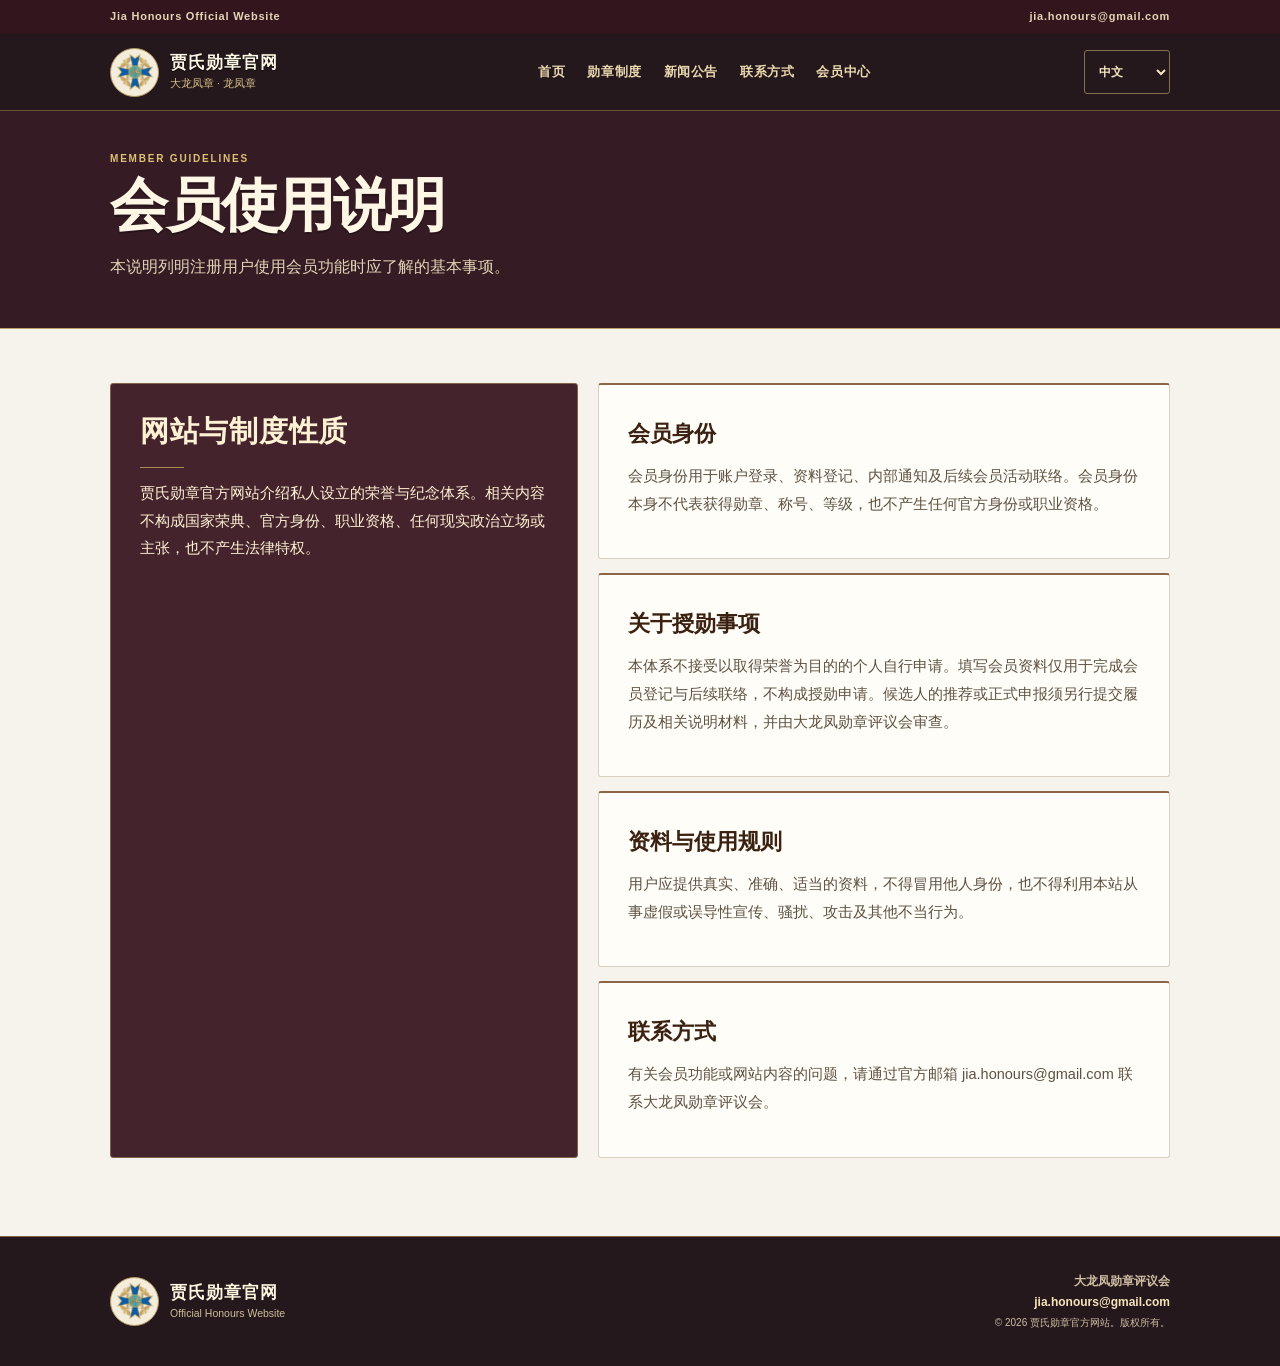
<file: terms.html>
<!doctype html><html lang="zh-CN"><head><meta charset="utf-8"><meta name="viewport" content="width=device-width,initial-scale=1"><meta name="description" content="贾氏勋章官方网站会员功能的基本使用说明。"><link rel="canonical" href="https://www.jia-honours.com/terms.html"><meta name="theme-color" content="#2b0910"><link rel="icon" href="assets/crest-small.webp" type="image/webp"><title>会员使用说明｜贾氏勋章官方网站</title><style>
.mobile-nav.open{display:none!important}
@media(max-width:1080px){.navlinks{display:none!important}.menu-btn{display:block!important}.lang,.menu-btn{min-height:44px}.mobile-nav.open{display:block!important}.grid,.footer-grid{grid-template-columns:1fr!important}.footer-meta{text-align:left!important}}
@media(max-width:680px){.lang,.menu-btn{min-height:44px}.mobile-nav a{min-height:44px}.brand-title{overflow:hidden;text-overflow:ellipsis;max-width:100%}#menuBtn{width:44px;min-width:44px;padding:0!important;font-size:0!important}#menuBtn:before{content:"☰";font-size:18px}#menuBtn[aria-expanded="true"]:before{content:"×";font-size:22px}}
:root{--ivory:#f7f0df;--paper:#fffdf7;--paper-deep:#efe0be;--ink:#21170f;--muted:#6d5f4e;--navy:#08233f;--navy-deep:#04172b;--wine:#6d2026;--gold:#b48732;--line:#d7c397;--shadow:0 20px 58px rgba(54,36,14,.09);--serif:ui-serif,"Songti SC","Noto Serif CJK SC","Source Han Serif SC","SimSun",Georgia,serif;--sans:-apple-system,BlinkMacSystemFont,"Segoe UI","Noto Sans CJK SC","Noto Sans SC","Noto Sans JP","PingFang SC",Arial,sans-serif}*{box-sizing:border-box}::selection{background:rgba(180,135,50,.26);color:var(--ink)}html{scroll-behavior:smooth}body{margin:0;color:var(--ink);font-family:var(--serif);line-height:1.78;background:linear-gradient(180deg,#fbf6e9,#f6ecd5 48%,#faf5e8)}body:before{content:"";position:fixed;inset:0;z-index:-1;pointer-events:none;opacity:.2;background-image:radial-gradient(circle at 20% 30%,rgba(91,57,22,.13) 0 .65px,transparent .8px),radial-gradient(circle at 70% 65%,rgba(91,57,22,.09) 0 .55px,transparent .75px);background-size:11px 11px,17px 17px}html[lang="ja"] body{font-family:"Yu Mincho","Hiragino Mincho ProN","Noto Serif JP",var(--serif)}html[lang="en"] body{font-family:Georgia,"Times New Roman",serif}html[lang="en"] p{hyphens:auto}a{color:inherit;text-decoration:none}img{max-width:100%;display:block}h1,h2,h3{text-wrap:balance}.wrap{width:min(1060px,calc(100% - 44px));margin:0 auto}.bar{background:linear-gradient(90deg,#401015,#6d2026,#401015);color:#f4e4bf;font:600 11px/1.4 var(--sans);letter-spacing:.08em}.bar .wrap{min-height:34px;display:flex;align-items:center;justify-content:space-between;gap:20px}.header{position:sticky;top:0;z-index:50;background:rgba(250,245,232,.95);border-bottom:1px solid rgba(183,135,50,.35);backdrop-filter:blur(16px)}.nav{min-height:76px;display:flex;align-items:center;justify-content:space-between;gap:18px}.brand{display:flex;align-items:center;gap:11px;min-width:215px}.mark{width:49px;height:49px;flex:0 0 auto;border:1px solid rgba(180,132,45,.55);border-radius:50%;background:radial-gradient(circle,#fff,#f6e9c9);display:grid;place-items:center}.mark img{width:38px;height:38px;object-fit:contain}.brand-title{display:block;font-size:17px;font-weight:800;letter-spacing:.08em;line-height:1.2}.brand-sub{display:block;margin-top:3px;color:var(--muted);font:500 10.5px var(--sans)}.navlinks{display:flex;align-items:center;gap:18px;font:650 13px var(--sans);color:#554839}.navlinks a{position:relative;padding:11px 0}.navlinks a:after{content:"";position:absolute;left:50%;right:50%;bottom:4px;height:1px;background:var(--gold);transition:.2s}.navlinks a:hover:after,.navlinks a:focus-visible:after{left:0;right:0}.header-actions{display:flex;align-items:center;gap:7px}.lang,.menu-btn{border:1px solid var(--line);border-radius:999px;background:#fffaf0;padding:9px 10px;color:#5d4c39;font:700 12px var(--sans)}.menu-btn{display:none;cursor:pointer}.mobile-nav{display:none;border-top:1px solid rgba(183,135,50,.3);background:#fbf4e5;padding:12px 14px 16px}.mobile-nav.open{display:block}.mobile-nav-grid{display:grid;grid-template-columns:1fr 1fr;gap:8px}.mobile-nav a{border:1px solid rgba(183,135,50,.3);border-radius:10px;background:#fffaf0;padding:10px;text-align:center;font:700 12px var(--sans)}a:focus-visible,button:focus-visible,select:focus-visible{outline:3px solid rgba(180,135,50,.28);outline-offset:3px}.hero{padding:62px 0 48px;border-bottom:1px solid rgba(183,135,50,.3);background:radial-gradient(circle at 82% 0%,rgba(180,135,50,.18),transparent 34%)}.kicker{color:var(--gold);font:850 11px var(--sans);letter-spacing:.23em;text-transform:uppercase}.hero h1{margin:11px 0 14px;font-size:clamp(42px,5vw,58px);line-height:1.08;letter-spacing:-.04em}.hero p{max-width:800px;margin:0;color:#5e5040;font:400 16px/1.9 var(--sans)}.content{padding:54px 0 78px}.grid{display:grid;grid-template-columns:.9fr 1.1fr;gap:20px;align-items:start}.card{border:1px solid var(--line);border-radius:16px;background:rgba(255,253,247,.93);padding:29px;box-shadow:var(--shadow);transition:transform .22s,border-color .22s,box-shadow .22s}.card:hover{transform:translateY(-2px);border-color:rgba(180,135,50,.55);box-shadow:0 24px 64px rgba(54,36,14,.11)}.card+.card{margin-top:14px}.card.accent{background:linear-gradient(150deg,#fffdf7,#f0dba9)}.card h2{margin:0 0 12px;font-size:29px}.card h3{margin:0 0 10px;font-size:22px}.card p,.card li{color:#5e5141;font:400 14.5px/1.9 var(--sans)}.card p{margin:0 0 11px}.card ul{margin:0;padding-left:1.2em}.email{display:inline-block;margin:7px 0 13px;color:var(--navy);font:800 clamp(18px,3vw,25px) var(--sans);word-break:break-all}.detail-row{display:flex;justify-content:space-between;gap:18px;padding:12px 0;border-bottom:1px solid rgba(183,135,50,.24);font:500 13px var(--sans)}.detail-row span{color:#756451}.detail-row b{text-align:right}.updated{display:inline-flex;margin-top:14px;border:1px solid rgba(180,135,50,.3);border-radius:999px;background:#fff7e6;color:#6d511f;padding:6px 10px;font:700 11.5px var(--sans)}.footer{background:var(--navy-deep);color:#f4e6c7;padding:28px 0}.footer-grid{display:grid;grid-template-columns:1fr auto;gap:24px;align-items:center}.footer .brand-title{color:#fff}.footer .brand-sub{color:#d7c7a4}.footer-meta{text-align:right;color:#d6c7a8;font:500 12px/1.8 var(--sans)}.footer-meta a{font-weight:700;color:#f4e6c7}.footer-meta small{display:block;color:#a99c83}@media(max-width:900px){.navlinks{display:none}.menu-btn{display:block}.grid{grid-template-columns:1fr}.footer-grid{grid-template-columns:1fr}.footer-meta{text-align:left}}@media(max-width:680px){.wrap{width:min(100% - 28px,1060px)}.bar .wrap{min-height:30px;justify-content:center}.bar span:first-child{display:none}.nav{min-height:66px;gap:7px}.brand{min-width:0;flex:1;gap:8px}.mark{width:41px;height:41px}.mark img{width:32px;height:32px}.brand-title{font-size:13px;letter-spacing:.03em;white-space:nowrap}.brand-sub{display:none}.header-actions{gap:5px}.lang{max-width:80px;padding:7px 5px;font-size:10.5px}.menu-btn{padding:8px 10px;font-size:11px}.hero{padding:40px 0 33px}.hero h1{font-size:38px}.hero p{font-size:14.5px}.content{padding:34px 0 56px}.card{padding:21px;border-radius:14px}.detail-row{align-items:flex-start}.detail-row b{max-width:62%}}@media(prefers-reduced-motion:reduce){html{scroll-behavior:auto}*,*:before,*:after{transition:none!important}}
</style><link rel="stylesheet" href="assets/roman-imperial.css?v=58"><noscript><style>.nav{flex-wrap:wrap}.navlinks{display:flex!important;flex-wrap:wrap;gap:12px}.header-actions{display:none!important}.header{position:static}</style></noscript><link rel="stylesheet" href="assets/refinement.css?v=20261026-2"></head><body><div class="bar"><div class="wrap"><span>Jia Honours Official Website</span><span>jia.honours@gmail.com</span></div></div><header class="header"><div class="wrap nav"><a class="brand" href="index.html#top"><span class="mark"><img src="assets/crest-small.webp" width="160" height="160" alt=""></span><span><span class="brand-title" data-i18n="brandTitle">贾氏勋章官网</span><span class="brand-sub" data-i18n="brandSub">大龙凤章 · 龙凤章</span></span></a><nav class="navlinks" aria-label="主导航"><a href="index.html#top" data-i18n="navHome">首页</a><a href="index.html#honours" data-i18n="navHonours">勋章制度</a><a href="index.html#news" data-i18n="navNews">新闻公告</a><a href="contact.html" data-i18n="navContact">联系方式</a><a href="member.html" data-i18n="navMember">会员中心</a></nav><div class="header-actions"><select class="lang" id="langSelect" onchange="setLanguage(this.value)" aria-label="选择语言"><option value="zh">中文</option><option value="ja">日本語</option><option value="en">English</option></select><button class="menu-btn" id="menuBtn" type="button" onclick="toggleMobileNav()" aria-expanded="false" aria-controls="mobileNav" aria-label="菜单" data-i18n="menu">菜单</button></div></div><div class="mobile-nav" id="mobileNav" role="navigation" aria-label="移动端导航" aria-hidden="true"><div class="mobile-nav-grid wrap"><a href="index.html#top" data-i18n="navHome">首页</a><a href="index.html#honours" data-i18n="navHonours">勋章制度</a><a href="index.html#news" data-i18n="navNews">新闻公告</a><a href="contact.html" data-i18n="navContact">联系方式</a><a href="member.html" data-i18n="navMember">会员中心</a></div></div></header><main><section class="hero"><div class="wrap"><div class="kicker" data-i18n="heroKicker">Member Guidelines</div><h1 data-i18n="heroTitle">会员使用说明</h1><p data-i18n="heroLead">本说明列明注册用户使用会员功能时应了解的基本事项。</p></div></section><section class="content"><div class="wrap"><div class="grid"><article class="card accent"><h2 data-i18n="natureTitle">网站与制度性质</h2><p data-i18n="natureText">贾氏勋章官方网站介绍私人设立的荣誉与纪念体系。相关内容不构成国家荣典、官方身份、职业资格、任何现实政治立场或主张，也不产生法律特权。</p></article><div><article class="card"><h3 data-i18n="memberTitle">会员身份</h3><p data-i18n="memberText">会员身份用于账户登录、资料登记、内部通知及后续会员活动联络。会员身份本身不代表获得勋章、称号、等级，也不产生任何官方身份或职业资格。</p></article><article class="card"><h3 data-i18n="applicationTitle">关于授勋事项</h3><p data-i18n="applicationText">本体系不接受以取得荣誉为目的的个人自行申请。填写会员资料仅用于完成会员登记与后续联络，不构成授勋申请。候选人的推荐或正式申报须另行提交履历及相关说明材料，并由大龙凤勋章评议会审查。</p></article><article class="card"><h3 data-i18n="conductTitle">资料与使用规则</h3><p data-i18n="conductText">用户应提供真实、准确、适当的资料，不得冒用他人身份，也不得利用本站从事虚假或误导性宣传、骚扰、攻击及其他不当行为。</p></article><article class="card"><h3 data-i18n="contactTitle">联系方式</h3><p data-i18n="contactText">有关会员功能或网站内容的问题，请通过官方邮箱 jia.honours@gmail.com 联系大龙凤勋章评议会。</p></article></div></div></div></section></main><footer class="footer"><div class="wrap footer-grid"><a class="brand" href="index.html#top"><span class="mark"><img src="assets/crest-small.webp" width="160" height="160" alt=""></span><span><span class="brand-title" data-i18n="brandTitle">贾氏勋章官网</span><span class="brand-sub">Official Honours Website</span></span></a><div class="footer-meta"><strong data-i18n="footerOffice">大龙凤勋章评议会</strong><br><a href="mailto:jia.honours@gmail.com">jia.honours@gmail.com</a><small data-i18n="footerCopyright">© 2026 贾氏勋章官方网站。版权所有。</small></div></div></footer><script>
const I18N = {
  "zh": {
    "brandTitle": "贾氏勋章官网",
    "brandSub": "大龙凤章 · 龙凤章",
    "navHome": "首页",
    "navHonours": "勋章制度",
    "navNews": "新闻公告",
    "navContact": "联系方式",
    "navMember": "会员中心",
    "footerOffice": "大龙凤勋章评议会",
    "footerCopyright": "© 2026 贾氏勋章官方网站。版权所有。",
    "menu": "菜单",
    "closeMenu": "关闭菜单",
    "pageTitle": "会员使用说明｜贾氏勋章官方网站",
    "heroKicker": "Member Guidelines",
    "heroTitle": "会员使用说明",
    "heroLead": "本说明列明注册用户使用会员功能时应了解的基本事项。",
    "natureTitle": "网站与制度性质",
    "natureText": "贾氏勋章官方网站介绍私人设立的荣誉与纪念体系。相关内容不构成国家荣典、官方身份、职业资格、任何现实政治立场或主张，也不产生法律特权。",
    "memberTitle": "会员身份",
    "memberText": "会员身份用于账户登录、资料登记、内部通知及后续会员活动联络。会员身份本身不代表获得勋章、称号、等级，也不产生任何官方身份或职业资格。",
    "applicationTitle": "关于授勋事项",
    "applicationText": "本体系不接受以取得荣誉为目的的个人自行申请。填写会员资料仅用于完成会员登记与后续联络，不构成授勋申请。候选人的推荐或正式申报须另行提交履历及相关说明材料，并由大龙凤勋章评议会审查。",
    "conductTitle": "资料与使用规则",
    "conductText": "用户应提供真实、准确、适当的资料，不得冒用他人身份，也不得利用本站从事虚假或误导性宣传、骚扰、攻击及其他不当行为。",
    "contactTitle": "联系方式",
    "contactText": "有关会员功能或网站内容的问题，请通过官方邮箱 jia.honours@gmail.com 联系大龙凤勋章评议会。",
    "languageLabel": "选择语言",
    "primaryNavigation": "主导航",
    "mobileNavigation": "移动端导航"
  },
  "ja": {
    "brandTitle": "賈氏勲章公式サイト",
    "brandSub": "大龍鳳章・龍鳳章",
    "navHome": "トップ",
    "navHonours": "勲章制度",
    "navNews": "ニュース・お知らせ",
    "navContact": "お問い合わせ",
    "navMember": "会員ページ",
    "footerOffice": "大龍鳳章評議会",
    "footerCopyright": "© 2026 賈氏勲章公式サイト. All rights reserved.",
    "menu": "メニュー",
    "closeMenu": "メニューを閉じる",
    "pageTitle": "会員機能の利用案内｜賈氏勲章公式サイト",
    "heroKicker": "Member Guidelines",
    "heroTitle": "会員機能の利用案内",
    "heroLead": "登録会員が会員機能を利用する際に確認していただきたい基本事項をご案内します。",
    "natureTitle": "サイトと制度の性格",
    "natureText": "賈氏勲章公式サイトは、私的な栄誉・記念制度を紹介するものです。国家の栄典や公的な身分、職業資格を付与するものではなく、特定の政治的立場や主張を表すものでも、法的特権を生じさせるものでもありません。",
    "memberTitle": "会員登録の位置づけ",
    "memberText": "会員登録は、ログイン、会員情報の登録、会員向けのお知らせ、今後の会員活動に関する連絡のために用います。会員であること自体は、勲章、称号、等級の取得を意味せず、公的な身分や職業資格を付与するものでもありません。",
    "applicationTitle": "勲章に関する推薦・申出",
    "applicationText": "栄誉の取得を目的とする本人からの申請は受け付けていません。会員情報の入力は会員登録と今後の連絡のためのものであり、勲章の申請ではありません。候補者の推薦または正式な申出には、略歴書および関係資料の提出が必要であり、大龍鳳章評議会が審査します。",
    "conductTitle": "登録情報と利用上のルール",
    "conductText": "利用者は、事実に即した正確かつ適切な情報を入力してください。他人になりすます行為、虚偽または誤解を招く宣伝、嫌がらせ、中傷、攻撃的な行為、その他の不適切な利用を禁止します。",
    "contactTitle": "お問い合わせ",
    "contactText": "会員機能またはサイト内容に関するお問い合わせは、大龍鳳章評議会の公式メールアドレス（jia.honours@gmail.com）宛てにご連絡ください。",
    "languageLabel": "言語を選択",
    "primaryNavigation": "メインナビゲーション",
    "mobileNavigation": "モバイルナビゲーション"
  },
  "en": {
    "brandTitle": "Jia Honours",
    "brandSub": "Order of the Great Dragon and Phoenix · Medal of the Dragon and Phoenix",
    "navHome": "Home",
    "navHonours": "Honours",
    "navNews": "News & Notices",
    "navContact": "Official Contact",
    "navMember": "Member Area",
    "footerOffice": "Council of the Order of the Great Dragon and Phoenix",
    "footerCopyright": "© 2026 Jia Honours Official Website. All rights reserved.",
    "menu": "Menu",
    "closeMenu": "Close menu",
    "pageTitle": "Member Guidelines | Jia Honours",
    "heroKicker": "Member Guidelines",
    "heroTitle": "Member Guidelines",
    "heroLead": "This notice sets out the principal points registered users should understand when using the member area.",
    "natureTitle": "Nature of the Website and System",
    "natureText": "The Jia Honours official website presents a privately established honours and commemorative system. It does not confer state honours, official status or professional qualifications, express a political position, or create legal privileges.",
    "memberTitle": "Membership Status",
    "memberText": "Membership provides account access, profile registration, internal notices and future member communications. Membership itself does not confer an honour, title or class, nor does it confer official status or a professional qualification.",
    "applicationTitle": "Nominations and Submissions Concerning Honours",
    "applicationText": "Applications made by individuals to obtain an honour for themselves are not accepted. Completing a member profile is for membership registration and future communications and does not constitute an application for an honour. A nomination or formal submission concerning a prospective recipient requires a curriculum vitae and supporting information and is subject to review by the Council.",
    "conductTitle": "Information and Acceptable Use",
    "conductText": "Users must provide truthful, accurate and appropriate information. Impersonation, false or misleading promotion, harassment, abusive conduct and other improper use are prohibited.",
    "contactTitle": "Contact",
    "contactText": "Questions concerning the member area or website content may be sent to the Council through the official email address jia.honours@gmail.com.",
    "languageLabel": "Choose language",
    "primaryNavigation": "Main navigation",
    "mobileNavigation": "Mobile navigation"
  }
};
const DESCRIPTIONS = {
  "zh": "贾氏勋章官方网站会员功能的基本使用说明。",
  "ja": "賈氏勲章公式サイトの会員機能に関する基本的な利用案内です。",
  "en": "Guidelines for using the Jia Honours member area."
};

let CURRENT_LANG = 'zh';

function setLanguage(lang) {
  CURRENT_LANG = Object.prototype.hasOwnProperty.call(I18N, lang) ? lang : 'zh';
  const pack = I18N[CURRENT_LANG];
  document.documentElement.lang = CURRENT_LANG === 'zh' ? 'zh-CN' : CURRENT_LANG;
  document.title = pack.pageTitle;
  const meta = document.querySelector('meta[name="description"]');
  if (meta) meta.setAttribute('content', DESCRIPTIONS[CURRENT_LANG]);
  document.querySelectorAll('[data-i18n]').forEach(el => {
    const key = el.dataset.i18n;
    if (Object.prototype.hasOwnProperty.call(pack, key)) el.textContent = pack[key];
  });
  const select = document.getElementById('langSelect');
  select.value = CURRENT_LANG;
  select.setAttribute('aria-label', pack.languageLabel);
  document.querySelector('.navlinks').setAttribute('aria-label', pack.primaryNavigation);
  document.getElementById('mobileNav').setAttribute('aria-label', pack.mobileNavigation);
  try { localStorage.setItem('jia_site_lang', CURRENT_LANG); } catch (e) {}
  updateMenuState();
}

function updateMenuState() {
  const panel = document.getElementById('mobileNav');
  const btn = document.getElementById('menuBtn');
  const open = panel.classList.contains('open');
  const label = open ? I18N[CURRENT_LANG].closeMenu : I18N[CURRENT_LANG].menu;
  btn.setAttribute('aria-expanded', String(open));
  btn.setAttribute('aria-label', label);
  panel.setAttribute('aria-hidden', String(!open));
  btn.textContent = label;
}

function toggleMobileNav(force) {
  const panel = document.getElementById('mobileNav');
  const open = typeof force === 'boolean' ? force : !panel.classList.contains('open');
  panel.classList.toggle('open', open);
  updateMenuState();
}

document.querySelectorAll('#mobileNav a').forEach(a => {
  a.addEventListener('click', () => toggleMobileNav(false));
});
document.addEventListener('keydown', event => {
  if (event.key === 'Escape' && document.getElementById('mobileNav').classList.contains('open')) {
    toggleMobileNav(false);
    document.getElementById('menuBtn').focus();
  }
});
window.addEventListener('resize', () => {
  if (window.innerWidth <= 1080) return;
  const panel = document.getElementById('mobileNav');
  const active = document.activeElement;
  const focusedHref = panel.contains(active) ? active.getAttribute('href') : null;
  toggleMobileNav(false);
  if (focusedHref) {
    const link = Array.from(document.querySelectorAll('.navlinks a')).find(a => a.getAttribute('href') === focusedHref);
    if (link) link.focus();
  }
});
let initial = 'zh';
try { initial = localStorage.getItem('jia_site_lang') || 'zh'; } catch (e) {}
setLanguage(initial);
</script></body></html>
</file>
<file: assets/roman-imperial.css>
/*
 * Jia Honours — Roman Imperial Neoclassical Theme, v58
 * All ornament is drawn with CSS gradients and the site's own logo assets.
 * No third-party artwork, webfont, tracking script, or externally hosted image.
 */

:root {
  --roman-marble: #f2e7cf;
  --roman-marble-hi: #fffaf0;
  --roman-travertine: #d4bd91;
  --roman-carbon: #211810;
  --roman-porphyry: #641923;
  --roman-porphyry-dark: #310a10;
  --roman-purple-black: #160b20;
  --roman-gold: #b8944c;
  --roman-gold-light: #dbc177;
  --roman-bronze: #745321;
  --roman-verdigris: #476c62;
  --roman-line: rgba(122, 90, 39, .46);
  --roman-shadow: 0 26px 70px rgba(45, 24, 8, .16);
  --roman-display: "Palatino Linotype", Palatino, "Book Antiqua", "Songti SC", STSong,
    "Yu Mincho", "Hiragino Mincho ProN", Georgia, serif;

  --ivory: var(--roman-marble);
  --paper: var(--roman-marble-hi);
  --paper-deep: var(--roman-travertine);
  --ink: var(--roman-carbon);
  --navy: var(--roman-porphyry);
  --navy-deep: var(--roman-purple-black);
  --wine: var(--roman-porphyry);
  --wine-deep: var(--roman-porphyry-dark);
  --gold: var(--roman-gold);
  --gold-light: var(--roman-gold-light);
  --line: var(--roman-line);
  --shadow: var(--roman-shadow);
}

html {
  color-scheme: light;
}

body {
  color: var(--roman-carbon);
  font-family: var(--roman-display);
  background-color: var(--roman-marble);
  background-image:
    radial-gradient(circle at 12% 18%, rgba(88, 61, 29, .055) 0 1px, transparent 1.4px),
    radial-gradient(circle at 76% 63%, rgba(88, 61, 29, .04) 0 .8px, transparent 1.2px),
    linear-gradient(112deg, transparent 0 46%, rgba(116, 82, 40, .038) 46.2%, transparent 46.8%),
    linear-gradient(180deg, #f8efdc 0%, #efe0c3 48%, #f8f0df 100%);
  background-size: 22px 22px, 31px 31px, 240px 190px, auto;
}

body::before {
  background-image:
    linear-gradient(90deg, transparent 0 49.8%, rgba(100, 25, 35, .025) 50%, transparent 50.2%),
    radial-gradient(ellipse at 50% 0, transparent 0 68%, rgba(122, 90, 39, .045) 68.3%, transparent 69%);
  background-size: 100% 100%, 760px 420px;
  opacity: 1;
}

h1,
h2,
h3,
.brand-title {
  font-family: var(--roman-display);
  font-weight: 700;
}

h1,
h2 {
  letter-spacing: .018em;
}

html[lang="en"] h1,
html[lang="en"] h2,
html[lang="en"] h3 {
  letter-spacing: .012em;
}

/* Imperial inscription band and entablature */
.ceremonial-bar,
.bar {
  position: relative;
  color: #f6e4b5;
  background:
    linear-gradient(90deg, rgba(0, 0, 0, .24), transparent 18% 82%, rgba(0, 0, 0, .24)),
    linear-gradient(180deg, #5b1520, #2b0910);
  border-top: 1px solid rgba(219, 193, 119, .66);
  border-bottom: 1px solid rgba(15, 5, 8, .82);
  text-shadow: 0 1px 0 rgba(0, 0, 0, .42);
}

.site-header,
.header {
  position: sticky;
  color: #f8ecd1;
  background:
    linear-gradient(90deg, rgba(255, 255, 255, .025), transparent 22% 78%, rgba(255, 255, 255, .025)),
    rgba(24, 10, 22, .965);
  border-bottom: 1px solid #9c7738;
  box-shadow: 0 9px 28px rgba(22, 8, 14, .24);
  backdrop-filter: blur(16px);
}

.site-header::after,
.header::after,
.footer::before {
  content: "";
  position: absolute;
  z-index: 2;
  left: 0;
  right: 0;
  height: 5px;
  pointer-events: none;
  background:
    repeating-linear-gradient(90deg,
      var(--roman-gold) 0 8px,
      rgba(219, 193, 119, .18) 8px 13px,
      transparent 13px 17px);
  box-shadow: 0 1px 0 rgba(219, 193, 119, .52);
  opacity: .82;
}

.site-header::after,
.header::after {
  bottom: 0;
}

.site-header .brand-title,
.header .brand-title {
  color: #fff7e5;
  text-shadow: 0 1px 0 #000;
}

.site-header .brand-sub,
.header .brand-sub {
  color: #d6bd86;
}

.brand-mark,
.mark {
  border: 1px solid rgba(219, 193, 119, .82);
  background:
    radial-gradient(circle, rgba(255, 250, 230, .98) 0 48%, #cfaa5c 49% 57%, #4a111b 58% 64%, #d7bb72 65% 68%, #2d0a12 69%);
  box-shadow:
    0 0 0 2px rgba(66, 19, 30, .82),
    0 0 0 3px rgba(219, 193, 119, .56),
    0 8px 22px rgba(0, 0, 0, .28);
}

.brand-mark img,
.mark img {
  content: url("logo-cutout.png");
  filter: drop-shadow(0 2px 2px rgba(0, 0, 0, .15));
}

.site-header .navlinks,
.header .navlinks {
  color: #ead8ae;
  letter-spacing: .045em;
}

.site-header .navlinks a::after,
.header .navlinks a::after {
  height: 2px;
  bottom: 2px;
  background: linear-gradient(90deg, transparent, var(--roman-gold-light), transparent);
}

.lang-select,
.lang,
.menu-toggle,
.menu-btn {
  width: auto;
  color: #f5e6c2;
  border-color: rgba(219, 193, 119, .56);
  border-radius: 2px;
  background: linear-gradient(180deg, rgba(100, 25, 35, .72), rgba(42, 8, 17, .84));
  box-shadow: inset 0 0 0 1px rgba(255, 255, 255, .045);
}

.lang-select option,
.lang option {
  color: #24150f;
  background: #fff8e8;
}

.btn {
  min-height: 44px;
  border-radius: 2px;
  letter-spacing: .055em;
  box-shadow: inset 0 0 0 1px rgba(255, 255, 255, .12);
}

.btn.primary,
.btn:not(.ghost):not(.light):not(.gold) {
  color: #fff6dc;
  border-color: #d0ad62;
  background:
    linear-gradient(90deg, rgba(255, 255, 255, .045), transparent 22% 78%, rgba(255, 255, 255, .045)),
    linear-gradient(180deg, #781f2c, #350a12);
  box-shadow:
    inset 0 0 0 1px rgba(255, 255, 255, .09),
    0 10px 24px rgba(60, 12, 23, .2);
}

.btn.gold {
  color: #2a180a;
  border-color: #72521f;
  background: linear-gradient(180deg, #e1c679, #af873d);
  text-shadow: 0 1px 0 rgba(255, 255, 255, .42);
}

.btn.ghost,
.btn.light {
  color: #513819;
  border-color: rgba(122, 90, 39, .54);
  background: rgba(255, 250, 238, .9);
}

.site-header .btn.ghost,
.header .btn.ghost {
  color: #f3e3bd;
  border-color: rgba(219, 193, 119, .55);
  background: rgba(255, 255, 255, .035);
}

.btn:hover {
  transform: translateY(-1px);
  filter: brightness(1.04);
}

.btn:focus-visible,
.lang-select:focus-visible,
.lang:focus-visible,
.menu-toggle:focus-visible,
.menu-btn:focus-visible,
a:focus-visible,
input:focus-visible,
select:focus-visible,
textarea:focus-visible {
  outline: 3px solid rgba(219, 193, 119, .9);
  outline-offset: 3px;
}

.mobile-nav,
.mobile-nav-panel {
  color: #f6e8c8;
  background:
    linear-gradient(90deg, rgba(255, 255, 255, .025), transparent),
    #21101e;
  border-top-color: rgba(219, 193, 119, .4);
}

.mobile-nav a,
.mobile-nav-panel a,
.mobile-nav-panel button {
  color: #f1dfb8;
  border-color: rgba(219, 193, 119, .45);
  border-radius: 2px;
  background: linear-gradient(180deg, rgba(100, 25, 35, .48), rgba(35, 10, 25, .82));
}

/* Monumental hero: porphyry walls, a recessed arch, and the house seal */
.hero,
.member-hero {
  position: relative;
  isolation: isolate;
  color: #fff6df;
  overflow: clip;
  border-bottom: 1px solid #b28a43;
  background:
    linear-gradient(90deg, rgba(0, 0, 0, .24), transparent 18% 82%, rgba(0, 0, 0, .24)),
    radial-gradient(circle at 75% 22%, rgba(219, 193, 119, .14), transparent 26%),
    linear-gradient(135deg, #270914 0%, #4d1321 50%, #170a1d 100%);
}

.hero::before,
.member-hero::before {
  content: "";
  position: absolute;
  z-index: 0;
  right: 4%;
  top: 50%;
  width: min(44vw, 540px);
  aspect-ratio: 1;
  transform: translateY(-50%);
  pointer-events: none;
  background: url("logo-cutout.png") center / contain no-repeat;
  opacity: .055;
  filter: sepia(1) saturate(.55) brightness(1.35);
}

.hero::after,
.member-hero::after {
  content: "";
  position: absolute;
  z-index: 0;
  right: 8%;
  top: 13%;
  width: min(38vw, 480px);
  height: 74%;
  pointer-events: none;
  border: 1px solid rgba(219, 193, 119, .22);
  border-bottom: 0;
  border-radius: 50% 50% 0 0 / 34% 34% 0 0;
  background: transparent;
  box-shadow:
    inset 0 0 0 10px rgba(219, 193, 119, .025),
    0 0 0 10px rgba(219, 193, 119, .018);
}

.hero > .wrap,
.member-hero > .wrap,
.hero-grid {
  position: relative;
  z-index: 1;
}

.hero > .wrap > h1,
.member-hero h1 {
  color: #fff7e6;
  text-shadow: 0 2px 0 rgba(0, 0, 0, .28);
}

.hero > .wrap > p,
.member-hero p {
  color: #e3d4b5;
}

.hero .kicker,
.member-hero .kicker {
  color: #ddc174;
}

.proclamation {
  color: var(--roman-carbon);
  border: 1px solid #8b6930;
  border-radius: 2px;
  background:
    radial-gradient(circle at 12% 15%, rgba(122, 90, 39, .08) 0 1px, transparent 1.4px) 0 0 / 23px 23px,
    linear-gradient(145deg, #fff9e9, #e8d4aa);
  box-shadow:
    inset 0 0 0 7px rgba(255, 250, 235, .74),
    inset 0 0 0 8px rgba(122, 90, 39, .34),
    var(--roman-shadow);
}

.proclamation::before {
  inset: 15px;
  border: 1px solid rgba(122, 90, 39, .44);
  border-radius: 0;
}

.proclamation::after {
  width: 96px;
  height: 3px;
  background: linear-gradient(90deg, var(--roman-bronze), var(--roman-gold-light), transparent);
}

.proclamation h1 {
  color: #28170d;
  text-shadow: none;
}

.proclamation .lead {
  color: #4b3927;
}

.proclamation .kicker {
  color: var(--roman-bronze);
}

.seal-note,
.tag,
.mini-tag,
.badge,
.updated {
  border-radius: 2px;
}

.seal-note {
  color: #5c3d14;
  border-color: rgba(122, 90, 39, .5);
  background: rgba(255, 249, 231, .78);
}

.image-frame {
  position: relative;
  margin-top: 34px;
  overflow: visible;
  border: 1px solid #8f6b31;
  border-radius: 2px;
  background: linear-gradient(145deg, #f9edcf, #b99653 56%, #4a111b 57% 60%, #d5b870 61%);
  box-shadow:
    inset 0 0 0 6px rgba(255, 248, 225, .5),
    0 30px 82px rgba(13, 3, 8, .36);
}

.image-frame::before {
  content: "";
  position: absolute;
  left: -1px;
  right: -1px;
  top: -34px;
  height: 34px;
  pointer-events: none;
  clip-path: polygon(50% 0, 100% 100%, 0 100%);
  background:
    linear-gradient(180deg, #d7bd77, #7e5b25 88%, #3a0d15 89%);
  filter: drop-shadow(0 -1px 0 rgba(255, 239, 190, .5));
}

.image-stage {
  border: 1px solid rgba(79, 42, 17, .42);
  border-radius: 0;
  background:
    radial-gradient(ellipse at 50% 18%, #fffef8 0%, #efe0c2 56%, #cbb17c 100%);
}

.image-stage img {
  object-fit: contain;
  filter: drop-shadow(0 23px 33px rgba(28, 17, 8, .26));
}

.caption {
  border-radius: 0;
  color: #fff2cf;
  border-color: rgba(219, 193, 119, .7);
  background: linear-gradient(180deg, #5f1824, #280910);
  box-shadow: inset 0 0 0 1px rgba(255, 255, 255, .045);
}

.caption span {
  color: #d7c29a;
}

/* Marble chapters and archive panels */
.section,
.member-section,
.content {
  position: relative;
  background:
    radial-gradient(circle at 10% 10%, rgba(122, 90, 39, .04) 0 1px, transparent 1.3px) 0 0 / 25px 25px,
    linear-gradient(125deg, rgba(255, 255, 255, .38), transparent 38%),
    #f3e8d2;
}

.section {
  border-top: 1px solid rgba(122, 90, 39, .25);
}

.section.alt {
  color: #fff5de;
  border-top-color: rgba(219, 193, 119, .66);
  border-bottom-color: rgba(219, 193, 119, .66);
  background:
    linear-gradient(90deg, rgba(0, 0, 0, .16), transparent 16% 84%, rgba(0, 0, 0, .16)),
    radial-gradient(circle at 18% 20%, rgba(219, 193, 119, .09), transparent 24%),
    linear-gradient(150deg, #270914, #541724 52%, #170b1e);
}

.section.alt .section-head h2,
.section.alt .section-head p {
  color: #fff4db;
}

.section.alt .section-head p {
  opacity: .85;
}

.section-head h2,
.contact-card h2,
.card h2,
.panel h2,
.profile-head h2 {
  color: #2e190e;
}

.section-head h2::after,
.card h2::after,
.panel h2::after,
.profile-head h2::after {
  content: "";
  display: block;
  width: 72px;
  height: 3px;
  margin-top: 15px;
  background: linear-gradient(90deg, var(--roman-porphyry), var(--roman-gold), transparent);
}

.section.alt .section-head h2::after {
  margin-inline: auto;
  background: linear-gradient(90deg, transparent, var(--roman-gold-light), transparent);
}

.kicker {
  color: var(--roman-bronze);
  letter-spacing: .22em;
}

.ornament::before,
.ornament::after {
  width: 108px;
  height: 24px;
  background:
    radial-gradient(ellipse 9px 4px at center, var(--roman-gold) 47%, transparent 51%) 0 1px / 18px 10px repeat-x,
    radial-gradient(ellipse 9px 4px at center, var(--roman-gold) 47%, transparent 51%) 9px 12px / 18px 10px repeat-x;
  opacity: .82;
  transform: rotate(-7deg);
}

.ornament::after {
  transform: scaleX(-1) rotate(-7deg);
}

.ornament img {
  border: 1px solid rgba(219, 193, 119, .72);
  border-radius: 50%;
  padding: 5px;
  background: rgba(255, 248, 225, .92);
  box-shadow: 0 0 0 4px rgba(100, 25, 35, .42);
}

.evidence,
.charter,
.order-card,
.news-card,
.contact-card,
.member-cta,
.time,
.panel,
.account-card,
.profile-card,
.access-note,
.card {
  border: 1px solid rgba(122, 90, 39, .54);
  border-radius: 2px;
  background:
    radial-gradient(circle at 12% 18%, rgba(122, 90, 39, .055) 0 1px, transparent 1.4px) 0 0 / 24px 24px,
    linear-gradient(145deg, #fffaf0, #ead9b7);
  box-shadow:
    inset 0 0 0 5px rgba(255, 252, 242, .62),
    inset 0 0 0 6px rgba(122, 90, 39, .18),
    0 14px 34px rgba(45, 24, 8, .09);
}

.evidence:hover,
.charter:hover,
.order-card:hover,
.news-card:hover,
.contact-card:hover,
.member-cta:hover,
.card:hover {
  transform: none;
  border-color: var(--roman-gold);
  box-shadow:
    inset 0 0 0 5px rgba(255, 252, 242, .62),
    inset 0 0 0 6px rgba(122, 90, 39, .2),
    0 18px 42px rgba(45, 24, 8, .13);
}

.evidence b,
.time b {
  color: var(--roman-porphyry);
}

.charter {
  border-left: 6px solid var(--roman-porphyry);
}

.tag,
.mini-tag,
.badge,
.updated {
  color: #573a12;
  border-color: rgba(122, 90, 39, .48);
  background: #f5e5bd;
}

.order-card {
  overflow: hidden;
}

.order-top {
  color: #fff3d4;
  border-bottom-color: rgba(219, 193, 119, .52);
  background:
    radial-gradient(circle at top right, rgba(219, 193, 119, .18), transparent 38%),
    linear-gradient(135deg, #651a26, #260811);
}

.order-top h3 {
  color: #fff5df;
}

.order-top .en {
  color: #d8c39b;
}

.order-body {
  background: rgba(255, 249, 234, .76);
}

.icon-seal,
.account-emblem {
  position: relative;
  border: 0;
  border-radius: 48% 52% 51% 49%;
  color: #f6dfaa;
  background:
    radial-gradient(circle at 34% 27%, rgba(255, 255, 255, .17), transparent 20%),
    radial-gradient(circle, #922b35 0 57%, #631721 58% 74%, #35080e 75%);
  box-shadow:
    0 0 0 2px var(--roman-gold),
    0 0 0 5px rgba(99, 23, 33, .42),
    0 10px 22px rgba(54, 12, 17, .23);
}

.icon-seal::after,
.account-emblem::after {
  content: "";
  position: absolute;
  inset: 9px;
  pointer-events: none;
  border: 1px solid rgba(246, 223, 170, .48);
  border-radius: 50%;
}

.news-intro {
  color: #fff0ce;
  border-color: rgba(219, 193, 119, .7);
  border-radius: 2px;
  background:
    linear-gradient(90deg, rgba(255, 255, 255, .035), transparent),
    linear-gradient(150deg, #651a26, #250810);
  box-shadow: inset 0 0 0 5px rgba(219, 193, 119, .08);
}

.news-intro h3,
.news-intro .kicker {
  color: #fff1d0;
}

.news-intro p {
  color: #dbc8a1;
}

.news-card {
  border-left: 6px solid var(--roman-porphyry);
}

.section.alt .news-card h3 {
  color: var(--roman-porphyry-dark);
}

.time {
  border: 0;
  border-left: 2px solid var(--roman-bronze);
  background: transparent;
  box-shadow: none;
}

.time::before {
  left: 14px;
  border-color: #ead29a;
  background: var(--roman-porphyry);
  box-shadow: 0 0 0 2px var(--roman-gold);
}

.contact-card,
.card.accent {
  color: #fff3d7;
  border-color: rgba(219, 193, 119, .78);
  background:
    radial-gradient(circle at top right, rgba(219, 193, 119, .14), transparent 36%),
    linear-gradient(150deg, #631a26, #280910);
  box-shadow:
    inset 0 0 0 5px rgba(219, 193, 119, .07),
    0 20px 48px rgba(48, 10, 18, .2);
}

.contact-card h2,
.contact-card h3,
.contact-card p,
.contact-card .contact-row,
.card.accent h2,
.card.accent h3,
.card.accent p,
.card.accent li {
  color: #fff2d4;
}

.contact-card .kicker,
.card.accent .kicker {
  color: #dec27a;
}

.contact-row,
.card.accent .detail-row {
  border-bottom-color: rgba(219, 193, 119, .3);
}

.contact-row span,
.card.accent .detail-row span {
  color: #d5c39f;
}

.contact-row b,
.card.accent .detail-row b,
.card.accent .email {
  color: #fff1c7;
}

/* Member archive and registration document */
.member-section {
  border-top: 1px solid rgba(122, 90, 39, .32);
}

.account-card {
  color: #f7e8c7;
  border-color: rgba(219, 193, 119, .72);
  background:
    radial-gradient(circle at 80% 12%, rgba(219, 193, 119, .13), transparent 26%),
    linear-gradient(155deg, #651a26, #260911);
  box-shadow:
    inset 0 0 0 5px rgba(219, 193, 119, .07),
    0 20px 52px rgba(48, 10, 18, .22);
}

.account-card h2,
.account-card b,
.account-card .kicker {
  color: #fff1cf;
}

.account-card p,
.account-card span,
.account-email {
  color: #d6c29a;
}

.account-row {
  border-bottom-color: rgba(219, 193, 119, .28);
}

.profile-card,
.panel {
  background:
    radial-gradient(circle at 8% 12%, rgba(122, 90, 39, .055) 0 1px, transparent 1.4px) 0 0 / 23px 23px,
    linear-gradient(145deg, #fffaf0, #ebdab9);
}

.profile-notice,
.access-note {
  border-radius: 2px;
}

.profile-notice {
  color: #5a3c17;
  border-color: rgba(122, 90, 39, .4);
  background: rgba(245, 229, 189, .7);
}

.profile-grid input,
.profile-grid select,
.profile-grid textarea,
.form input,
.form select,
.form textarea,
input,
.field-select,
textarea {
  border-radius: 2px;
  border-color: rgba(122, 90, 39, .48);
  background: rgba(255, 252, 242, .96);
  box-shadow: inset 0 1px 3px rgba(62, 36, 12, .06);
}

.profile-grid input:focus,
.profile-grid select:focus,
.profile-grid textarea:focus,
.form input:focus,
.form select:focus,
.form textarea:focus,
input:focus,
.field-select:focus,
textarea:focus {
  border-color: var(--roman-porphyry);
  box-shadow: 0 0 0 4px rgba(100, 25, 35, .11);
}

/* Authentication modal as a ceremonial register */
.modal {
  background: rgba(18, 5, 13, .82);
  backdrop-filter: blur(9px);
}

.modal-card {
  overflow: auto;
  border: 1px solid #b58b43;
  border-radius: 2px;
  background: #fbf1dc;
  box-shadow:
    inset 0 0 0 6px rgba(255, 250, 234, .68),
    inset 0 0 0 7px rgba(122, 90, 39, .2),
    0 34px 110px rgba(0, 0, 0, .48);
}

.modal-head {
  color: #fff0ca;
  border-bottom: 1px solid rgba(219, 193, 119, .62);
  background:
    radial-gradient(circle at top right, rgba(219, 193, 119, .16), transparent 38%),
    linear-gradient(145deg, #651a26, #260811);
}

.modal-head h3,
.modal-head .kicker {
  color: #fff0ca;
}

.close {
  color: #f7e6bd;
  border-color: rgba(219, 193, 119, .6);
  border-radius: 2px;
  background: rgba(255, 255, 255, .045);
}

.tabs {
  border: 1px solid rgba(122, 90, 39, .36);
  border-radius: 2px;
  background: #dfc99d;
}

.tab {
  border-radius: 1px;
  color: #60471f;
}

.tab.active {
  color: #fff1d2;
  background: linear-gradient(180deg, #6c1d29, #370a13);
  box-shadow: inset 0 0 0 1px rgba(219, 193, 119, .4);
}

.text-action,
.policy-links a {
  color: var(--roman-porphyry);
}

.msg.error {
  color: #7c1821;
  border-left: 4px solid #8e1d27;
  border-radius: 1px;
  background: #f8dfd7;
}

.msg.ok {
  color: #285a48;
  border-left: 4px solid var(--roman-verdigris);
  border-radius: 1px;
  background: #e2eee5;
}

.turnstile-wrap {
  max-width: 100%;
}

/* Information pages */
.content .grid {
  align-items: stretch;
}

.content .card {
  position: relative;
}

.content .card:not(.accent) {
  border-left: 6px solid var(--roman-porphyry);
}

.content .card h3 {
  color: #3b2111;
}

.content .email {
  color: #ffe2a3;
  text-decoration: underline;
  text-decoration-color: rgba(219, 193, 119, .65);
  text-underline-offset: 5px;
}

/* Basalt footer */
.footer {
  position: relative;
  color: #f4e2ba;
  border-top: 1px solid #9d7738;
  background:
    radial-gradient(circle at 18% 0, rgba(219, 193, 119, .08), transparent 28%),
    linear-gradient(135deg, #24070d, #120a14);
}

.footer::before {
  top: 0;
}

.footer .brand-title {
  color: #fff6df;
}

.footer .brand-sub,
.footer-meta,
.footer-meta small {
  color: #cfbd98;
}

.footer-meta a {
  color: #f5e4ba;
}

@media (max-width: 1080px) {
  .hero::after,
  .member-hero::after {
    right: -8%;
    width: 58vw;
    opacity: .62;
  }

  .news-intro {
    position: static;
  }

  .mobile-nav,
  .mobile-nav-panel {
    box-shadow: inset 0 -1px 0 rgba(219, 193, 119, .25);
  }
}

@media (max-width: 680px) {
  body::before {
    position: absolute;
    background-size: 100% 100%, 420px 270px;
  }

  .site-header::after,
  .header::after,
  .footer::before {
    height: 4px;
  }

  .brand {
    min-width: 0;
  }

  .brand > span:last-child,
  .brand-title {
    min-width: 0;
    max-width: 100%;
    overflow: hidden;
    text-overflow: ellipsis;
  }

  .hero::before,
  .member-hero::before {
    right: -24%;
    width: 100vw;
    opacity: .045;
  }

  .hero::after,
  .member-hero::after {
    display: none;
  }

  .image-frame {
    margin-top: 0;
    border-radius: 1px;
  }

  .image-frame::before {
    display: none;
  }

  .proclamation,
  .evidence,
  .charter,
  .order-card,
  .news-card,
  .contact-card,
  .member-cta,
  .panel,
  .account-card,
  .profile-card,
  .access-note,
  .card,
  .modal-card {
    border-radius: 1px;
    box-shadow: 0 12px 28px rgba(45, 24, 8, .11);
  }

  .proclamation::before {
    inset: 10px;
  }

  .ornament::before,
  .ornament::after {
    width: 74px;
    background-size: 16px 9px, 16px 9px;
  }

  .section.alt .section-head {
    text-align: left;
  }

  .section.alt .section-head h2::after {
    margin-inline: 0;
  }

  .btn {
    white-space: normal;
    line-height: 1.35;
  }

  .modal-card {
    max-height: calc(100vh - 24px);
    overflow: auto;
  }
}

@media (max-width: 360px) {
  .modal {
    padding: 8px;
  }

  .modal-head,
  .form {
    padding-left: 17px;
    padding-right: 17px;
  }

  .turnstile-wrap {
    width: 100%;
  }
}

@media (prefers-reduced-motion: reduce) {
  *,
  *::before,
  *::after {
    scroll-behavior: auto !important;
    transition: none !important;
    animation: none !important;
  }
}
</file>
<file: assets/refinement.css>
/* Jia Honours, October 2026. A quieter presentation of the existing identity. */
:root {
  --roman-marble: #f6f3ec;
  --roman-marble-hi: #fffdf8;
  --roman-carbon: #29251f;
  --roman-porphyry: #632a35;
  --roman-porphyry-dark: #35151d;
  --roman-gold: #a3844b;
  --roman-gold-light: #d5bd84;
  --roman-line: #d8d0c0;
  --roman-shadow: 0 10px 30px rgba(45, 24, 8, .05);
}
body { background: #f6f3ec; }
body::before { display: none; }
html { scroll-padding-top: 100px; }
.wrap { max-width: 1160px; }
h1, h2, h3 { overflow-wrap: break-word; }
.ceremonial-bar, .bar { background: #32151d; border: 0; color: #e4d5b5; text-shadow: none; letter-spacing: .07em; }
.site-header, .header { background: #24181d; border-bottom: 1px solid #6c513a; box-shadow: none; }
.site-header::after, .header::after, .footer::before { display: none; }
.nav { min-height: 76px; }
.brand-mark, .mark { box-shadow: none; background: #f5eddb; border: 1px solid #b19761; }
.brand-mark img, .mark img { content: url('crest-small.webp'); filter: none; }
.brand-title { letter-spacing: .06em; }
.navlinks { gap: 22px; }
.site-header .navlinks a:hover, .header .navlinks a:hover { color: #fff7df; }
.lang-select, .lang, .menu-toggle, .menu-btn { background: transparent; border-color: #817052; box-shadow: none; border-radius: 3px; min-height: 44px; }
.btn { border-radius: 3px; box-shadow: none; letter-spacing: .025em; min-height: 44px; }
.btn.primary, .btn:not(.ghost):not(.light):not(.gold) { background: #622a35; color: #fffaf0; border-color: #622a35; box-shadow: none; }
.btn.gold { background: #d4ba81; color: #2a2216; border-color: #d4ba81; text-shadow: none; }
.btn.ghost, .btn.light { background: transparent; border-color: #b7a684; box-shadow: none; }
.btn.big, .btn.square { border-radius: 3px; }
.btn:hover { box-shadow: none; filter: brightness(1.08); }
button:disabled { cursor: wait; opacity: .65; }
.hero, .member-hero { background: #351b24; border-bottom: 1px solid #bba26d; overflow: hidden; }
.hero { padding: 42px 0 46px; }
.hero::before, .hero::after, .member-hero::before, .member-hero::after { display: none; }
.hero-grid { grid-template-columns: minmax(0, 1fr) minmax(0, .92fr); gap: 64px; }
.proclamation { padding: 14px 0; border: 0; background: none; box-shadow: none; }
.proclamation::before, .proclamation::after { display: none; }
.proclamation h1 { color: #fff7e9; font-size: clamp(44px, 5.2vw, 66px); line-height: 1.15; letter-spacing: .055em; margin: 20px 0 23px; }
.proclamation .kicker { color: #d9c18e; font-weight: 600; letter-spacing: .19em; }
.proclamation .lead { color: #e1d4c7; font-size: 16px; line-height: 1.95; }
.proclamation .hero-actions { margin-top: 28px; gap: 12px; }
.hero .proclamation .btn.primary { background: #d4ba81; border-color: #d4ba81; color: #2a2119; }
.proclamation .btn.ghost { color: #f0e4cc; border-color: #a28a68; background: transparent; }
.proclamation .seal-row { margin-top: 26px; gap: 0; }
.proclamation .seal-note { border: 0; border-right: 1px solid #806a52; background: none; border-radius: 0; color: #ccb99c; padding: 0 13px; font-weight: 500; }
.proclamation .seal-note:first-child { padding-left: 0; }
.proclamation .seal-note:last-child { border: 0; }
.image-frame { margin: 0; padding: 13px; border: 1px solid #aa8c5e; border-radius: 1px; background: #2c151e; box-shadow: none; }
.image-frame::before { display: none; }
.image-stage { padding: 0; border: 0; background: #2c151e; }
.image-stage img { height: clamp(340px, 58vh, 470px); width: 100%; object-fit: contain; filter: none; }
.caption { background: none; border: 0; border-top: 1px solid #72573d; margin-top: 13px; padding: 13px 3px 0; box-shadow: none; }
.caption b { color: #f6ecd8; font-size: 16px; font-weight: 600; }
.caption span { color: #cdbb9c; font-size: 12px; }
.section, .member-section, .content { background: #f6f3ec; }
.section { border: 0; padding: 76px 0; }
.section.alt { background: #eeeae1; border: 0; color: #29251f; }
.section.alt .section-head h2 { color: #35282a; }
.section.alt .section-head p { color: #665c50; opacity: 1; }
.section-head { gap: 44px; }
.section-head h2, .contact-card h2, .card h2, .panel h2, .profile-head h2 { letter-spacing: .025em; }
h2 { font-size: clamp(30px, 3.3vw, 41px); line-height: 1.25; }
.section-head p { font-family: var(--sans); color: #665c50; font-size: 15px; line-height: 1.9; }
.section-head h2::after, .card h2::after, .panel h2::after, .profile-head h2::after { height: 1px; width: 44px; margin-top: 18px; background: #a88a54; }
.section.alt .section-head h2::after { background: #a88a54; }
.kicker { font-size: 10px; letter-spacing: .18em; color: #806338; }
.ornament { margin-top: 24px; }
.ornament img { width: 44px; height: 44px; box-shadow: none; padding: 0; border: 0; background: none; }
.ornament::before, .ornament::after { width: 65px; height: 1px; background: #c9b68d; transform: none; }
.evidence, .charter, .order-card, .news-card, .member-cta, .panel, .profile-card, .access-note, .card {
  background: #fffdf8; border: 1px solid #d8d0c0; border-radius: 3px; box-shadow: none;
}
.evidence:hover, .charter:hover, .order-card:hover, .news-card:hover, .member-cta:hover, .card:hover { box-shadow: none; border-color: #b6a17b; transform: none; }
.evidence { padding: 24px 22px; }
.evidence b { font-size: 18px; }
.evidence span { font-size: 14px; line-height: 1.9; }
.order-board { grid-template-columns: 1fr 1fr; gap: 24px; }
.order-top { background: #44232c; padding: 26px 28px; border: 0; }
.order-top .kicker { color: #d7bd86; }
.order-top h3 { font-weight: 600; }
.order-top .en { letter-spacing: .1em; color: #decdb1; }
.order-body { background: none; padding: 28px; }
.icon-seal, .account-emblem { border: 1px solid #b69a62; border-radius: 50%; background: transparent; box-shadow: none; color: #ddc58e; }
.icon-seal::after, .account-emblem::after { display: none; }
.tag, .mini-tag, .badge { border-color: #d6c8aa; background: #f4efdf; color: #69512c; font-weight: 600; border-radius: 2px; }
.charter { padding: 28px; border-top: 2px solid #8b6649; }
.charter h3 { font-size: 25px; }
.news-intro { background: #44232c; border: 0; border-radius: 3px; box-shadow: none; padding: 28px; }
.news-intro .btn.ghost, .account-card .btn.ghost { color: #f4e7ca; border-color: #b59b70; }
.news-card { border-left: 2px solid #aa8956; padding: 25px 28px; }
.news-card.locked { background: #f6f3ec; }
.news-card h3 { font-size: 23px; }
.news-card p { color: #62574b; }
.time { padding-block: 18px; box-shadow: none; background: none; }
.time::before { box-shadow: none; }
.contact-card, .card.accent, .account-card { background: #44232c; border: 1px solid #806348; border-radius: 3px; box-shadow: none; }
.contact-card:hover, .card.accent:hover { background: #44232c; box-shadow: none; }
.profile-contact .contact-card .btn.primary { background: #d4ba81; border-color: #d4ba81; color: #2a2119; }
.contact-card h2 { font-size: 32px; }
.contact-row b, .detail-row b, .email { overflow-wrap: anywhere; }
.member-hero { padding: 48px 0; }
.member-hero h1 { font-size: clamp(36px, 4.7vw, 52px); letter-spacing: .03em; }
.member-section { padding-top: 44px; }
.profile-card { padding: 32px; }
.profile-head h2 { font-size: 29px; }
.profile-notice { background: #f4efdf; border-color: #d6c8aa; border-radius: 3px; }
input, .field-select, textarea, .profile-grid input, .profile-grid select, .profile-grid textarea, .form input, .form select, .form textarea { border-radius: 3px; box-shadow: none; background: #fffdfa; border-color: #bfb39e; line-height: 1.4; }
.profile-locked input, .profile-locked select, .profile-locked textarea { background: #eeebe4; color: #665e54; }
.modal { background: rgba(23, 15, 21, .75); backdrop-filter: blur(5px); }
.modal-card { background: #fffdf8; border: 1px solid #a98d5c; border-radius: 5px; box-shadow: 0 20px 70px #15081166; max-height: calc(100dvh - 48px); overscroll-behavior: contain; }
.modal-head { background: #44232c; border-color: #8a6c45; }
.modal-head .close { flex: 0 0 44px; border-radius: 3px; }
.tabs { background: #ede6d8; border: 0; border-radius: 3px; }
.tab.active { background: #622a35; box-shadow: none; border-radius: 2px; }
.footer { padding: 34px 0; background: #24181d; border-top: 1px solid #806348; }
.footer-meta, .footer-meta small { color: #cfbea2; }
.content .card:not(.accent) { border-left: 1px solid #d8d0c0; border-top: 2px solid #8b6649; }
.content .card.accent h3 { color: #fff2d4; }
.content p, .content li { overflow-wrap: anywhere; }
.mobile-nav, .mobile-nav-panel { background: #2d1c23; }
.skip-link { position: absolute; z-index: 300; left: 16px; top: -100px; padding: 12px 18px; background: #fffaf0; color: #44232c; font: 600 14px var(--sans); }
.skip-link:focus { top: 12px; }
.detail-gallery { display: grid; grid-template-columns: repeat(3, minmax(0, 1fr)); gap: 24px; margin-top: 28px; }
.detail-gallery figure { margin: 0; min-width: 0; }
.detail-gallery img { display: block; width: 100%; height: auto; border-radius: 2px; }
.detail-gallery figcaption { padding-top: 10px; color: #695d50; font: 500 13px/1.6 var(--sans); }
.detail-gallery a { display: block; }
@media (min-width: 681px) and (max-width: 1080px) {
  .hero-grid { grid-template-columns: minmax(0, 1fr) minmax(0, .9fr); gap: 30px; }
  .proclamation h1 { font-size: 48px; }
  .image-stage img { height: 380px; }
}
@media (max-width: 680px) {
  .wrap { width: calc(100% - 36px); }
  .nav { min-height: 68px; }
  .brand-title { font-size: 13px; }
  .hero { padding: 24px 0 36px; }
  .hero-grid { grid-template-columns: 1fr; gap: 28px; }
  .image-frame { order: -1; padding: 10px; }
  .image-stage img { height: auto; max-height: 50vh; width: 100%; }
  .caption { margin-top: 10px; padding-top: 11px; }
  .caption b { font-size: 15px; }
  .proclamation { padding: 0; }
  .proclamation h1 { font-size: clamp(36px, 10.5vw, 46px); margin-block: 14px 18px; }
  .proclamation .lead { font-size: 15px; line-height: 1.9; }
  .proclamation .hero-actions { margin-top: 22px; grid-template-columns: 1fr 1fr; }
  .proclamation .hero-actions .btn { padding: 12px 9px; font-size: 12px; }
  .proclamation .seal-row { margin-top: 21px; }
  .section { padding: 52px 0; }
  h2 { font-size: 30px; }
  .section-head { gap: 17px; }
  .evidence-strip { grid-template-columns: 1fr; }
  .evidence { padding: 20px; }
  .order-board { grid-template-columns: 1fr; gap: 18px; }
  .order-top, .order-body, .charter, .news-card { padding: 22px; }
  .contact-card, .profile-card { padding: 23px; }
  .contact-card h2 { font-size: 29px; }
  .member-hero { padding: 36px 0; }
  .member-section { padding-top: 28px; }
  .modal-card { max-height: calc(100dvh - 24px); }
  .form input, .form select, .profile-grid input, .profile-grid select, .profile-grid textarea { font-size: 16px; }
  .detail-gallery { grid-template-columns: 1fr; gap: 22px; }
}
@media (prefers-reduced-motion: reduce) {
  html { scroll-behavior: auto; }
}
</file>
<file: assets/medal-news.css>
.editorial-news-feature{margin-bottom:22px}.editorial-news-image{display:block;margin:0 0 20px}.editorial-news-image img{width:100%;height:auto;background:#faf9f6;border:1px solid var(--line,#d7c397)}.editorial-news-feature h3 a:hover{text-decoration:underline;text-underline-offset:5px}.editorial-news-read{display:inline-flex;align-items:center;min-height:44px;margin-top:12px;font-weight:600;color:var(--wine,#6d2026);text-decoration:underline;text-underline-offset:4px}.news-feed{min-width:0}
.medal-article-page{--ivory:#fbf7ed;--paper:#fffdf7;--ink:#21170f;--muted:#6d5f4e;--wine:#401015;--gold:#b48732;--line:#d7c397;margin:0;background:var(--ivory);color:var(--ink);font-family:ui-serif,"Songti SC","Noto Serif CJK SC","Yu Mincho",Georgia,serif;line-height:1.85}.medal-article-page *{box-sizing:border-box}.medal-article-page a{color:inherit}.medal-article-page img{display:block;max-width:100%;height:auto}.article-site-header{background:var(--wine);color:#fbf7ed;border-bottom:3px solid var(--gold)}.article-header-inner{max-width:1200px;padding:17px 28px;margin:auto;display:flex;justify-content:space-between;align-items:center;gap:20px}.article-brand{display:flex;align-items:center;gap:14px;text-decoration:none;min-width:0}.article-brand img{width:52px;flex-shrink:0}.article-brand b,.article-brand small{display:block}.article-brand b{font-size:21px;letter-spacing:.07em}.article-brand small{font-size:13px;color:#dfcda8}.article-language{display:flex;gap:4px;flex-shrink:0;font-family:Arial,sans-serif}.article-language a{min-height:44px;display:flex;align-items:center;justify-content:center;padding:7px 13px;border:1px solid #ad8a59;border-radius:3px;text-decoration:none;font-size:14px}.article-language a[aria-current]{background:#e5cd98;color:#3b1518;border-color:#e5cd98}.article-wrap{max-width:1060px;margin:auto;padding:29px 28px 50px}.article-back,.article-bottom-back{display:inline-flex;min-height:44px;align-items:center;text-underline-offset:5px;color:var(--wine)}.article-heading{padding:26px 0 18px;border-bottom:1px solid var(--line);margin-bottom:31px}.article-kicker{font-size:16px;letter-spacing:.12em;color:var(--wine);margin:0 0 12px}.article-meta{display:flex;flex-wrap:wrap;align-items:center;gap:10px 18px;color:var(--muted);font-size:14px}.article-meta span{border:1px solid var(--line);padding:1px 10px;border-radius:2px}.medal-article-page h1{font-size:clamp(29px,4.4vw,47px);line-height:1.4;letter-spacing:.035em;margin:22px 0 21px;overflow-wrap:anywhere;text-wrap:balance}.article-lead{font-size:20px;line-height:1.9;margin:0}.medal-article-page h2{font-size:27px;line-height:1.55;margin:34px 0 18px;color:var(--wine)}.medal-article-page section p{font-size:17px;margin:0 0 21px}.article-overview{margin:0;background:var(--paper);border:1px solid var(--line)}.article-overview>a{display:block}.article-overview img{width:100%;height:auto}.medal-article-page figcaption{font-size:14px;color:var(--muted);line-height:1.75;padding:14px 17px}.article-table-wrap{border:1px solid var(--line);overflow-x:auto}.article-table-wrap table{border-collapse:collapse;width:100%;text-align:left;font-size:16px;background:var(--paper)}.article-table-wrap th,.article-table-wrap td{padding:16px 18px;vertical-align:top;border-bottom:1px solid #e6dac3}.article-table-wrap thead th{background:#eee2c8;color:var(--wine)}.article-table-wrap tbody th{width:140px;font-weight:600}.article-table-wrap tr:last-child>*{border-bottom:0}.article-reference-grid{display:grid;grid-template-columns:repeat(3,minmax(0,1fr));gap:18px;align-items:start}.reference-photo{margin:0;border:1px solid var(--line);background:var(--paper)}.reference-photo>a{display:block}.reference-photo img{width:100%;height:auto}.article-bottom-back{margin-top:32px}.article-footer{border-top:1px solid var(--line);padding:25px 28px 35px;text-align:center;color:var(--muted);font-size:14px}.article-footer p{margin:0 0 7px}.medal-article-page a:focus-visible{outline:3px solid #bd913b;outline-offset:5px}.medal-article-page a:hover{text-decoration-thickness:2px}html[lang=en] .medal-article-page h1{letter-spacing:0}.medal-article-page a img{transition:opacity .15s}.medal-article-page a:hover img{opacity:.95}
@media(max-width:720px){.article-header-inner{padding:15px 20px;flex-wrap:wrap}.article-brand b{font-size:19px}.article-brand small{font-size:12px}.article-language{margin-left:auto}.article-wrap{padding:20px 20px 36px}.article-heading{padding-top:15px}.article-lead{font-size:18px}.article-reference-grid{grid-template-columns:1fr}.article-table-wrap th,.article-table-wrap td{padding:13px 12px}.article-table-wrap tbody th{width:96px}.medal-article-page h2{font-size:24px}.article-footer{padding-bottom:30px}}
@media(prefers-reduced-motion:reduce){.medal-article-page a img{transition:none}}
</file>
